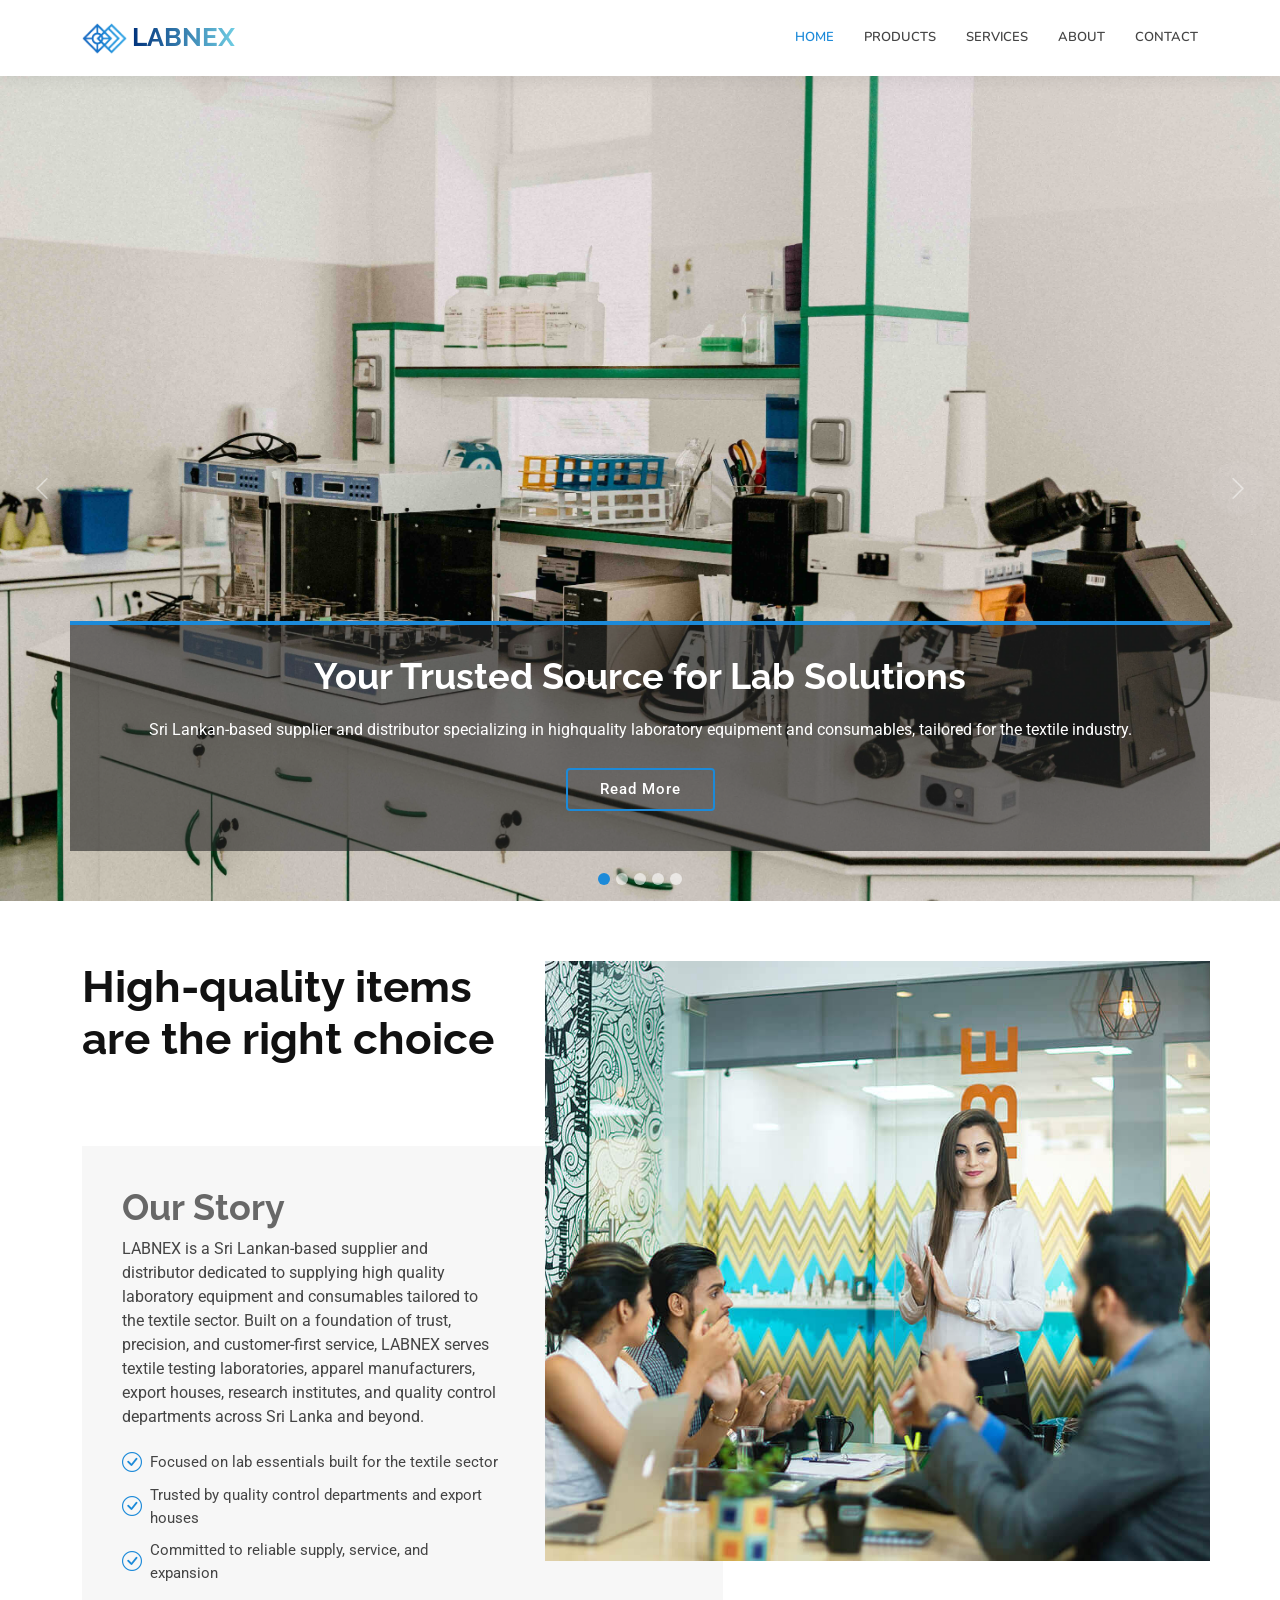
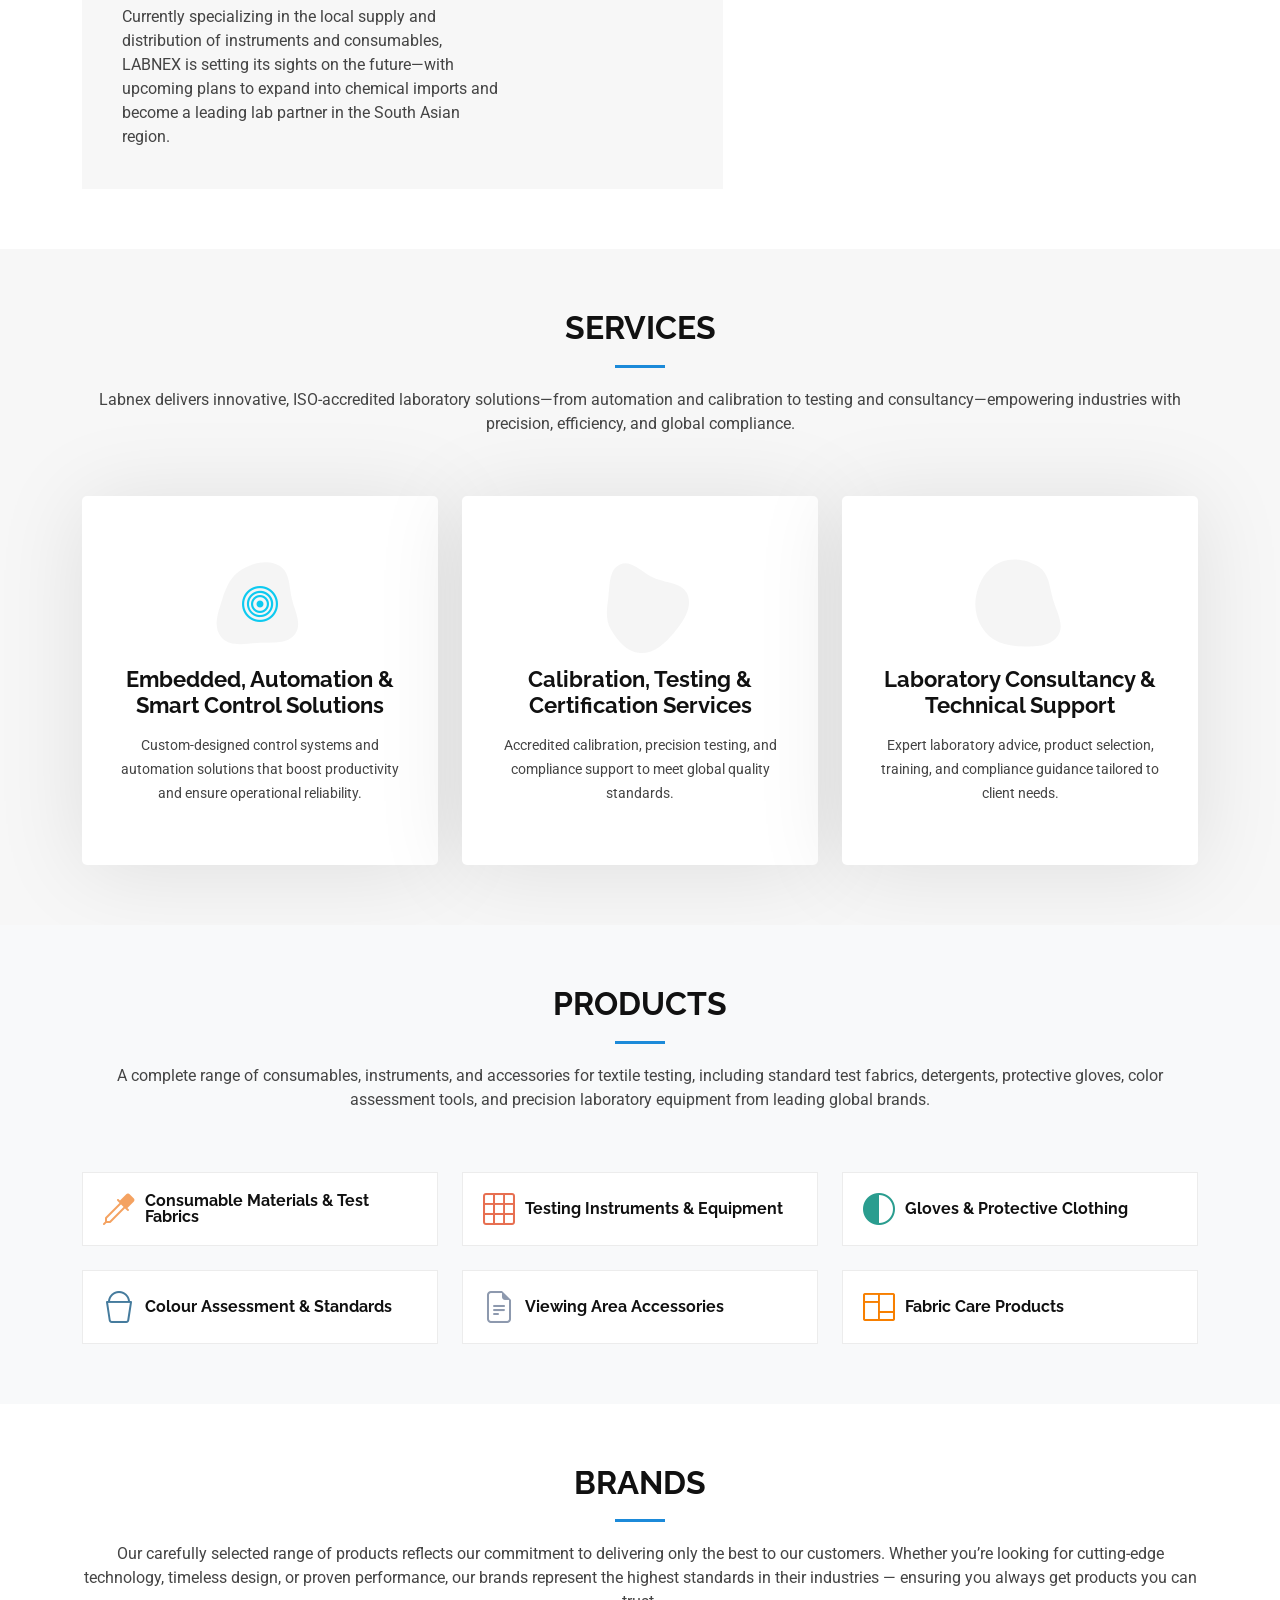
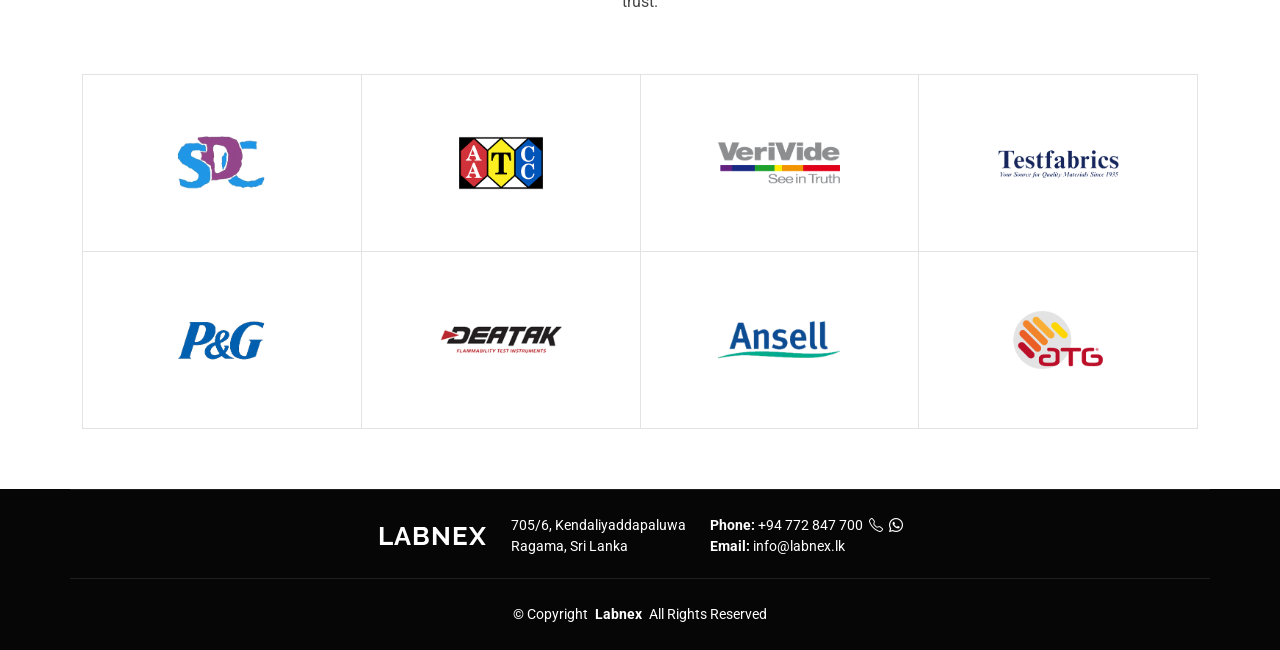
<file: index.html>
<!DOCTYPE html>
<html lang="en">

<head>
  <meta charset="utf-8">
  <meta content="width=device-width, initial-scale=1.0" name="viewport">
  <title>Labnex</title>
  <meta name="description" content="">
  <meta name="keywords" content="">

  <!-- Favicons -->
  <link href="assets/img/favicon.png" rel="icon">
  <link href="assets/img/apple-touch-icon.png" rel="apple-touch-icon">

  <!-- Fonts -->
  <link href="https://fonts.googleapis.com" rel="preconnect">
  <link href="https://fonts.gstatic.com" rel="preconnect" crossorigin>
  <link href="https://fonts.googleapis.com/css2?family=Roboto:ital,wght@0,100;0,300;0,400;0,500;0,700;0,900;1,100;1,300;1,400;1,500;1,700;1,900&family=Raleway:ital,wght@0,100;0,200;0,300;0,400;0,500;0,600;0,700;0,800;0,900;1,100;1,200;1,300;1,400;1,500;1,600;1,700;1,800;1,900&family=Nunito:ital,wght@0,200;0,300;0,400;0,500;0,600;0,700;0,800;0,900;1,200;1,300;1,400;1,500;1,600;1,700;1,800;1,900&display=swap" rel="stylesheet">

  <!-- Vendor CSS Files -->
  <link href="https://cdn.jsdelivr.net/npm/bootstrap@5.3.7/dist/css/bootstrap.min.css" rel="stylesheet" integrity="sha384-LN+7fdVzj6u52u30Kp6M/trliBMCMKTyK833zpbD+pXdCLuTusPj697FH4R/5mcr" crossorigin="anonymous">
  <link rel="stylesheet" href="https://cdn.jsdelivr.net/npm/bootstrap-icons@1.13.1/font/bootstrap-icons.min.css">
  <link href="assets/vendor/aos/aos.css" rel="stylesheet">
  <link href="assets/vendor/glightbox/css/glightbox.min.css" rel="stylesheet">
  <link href="assets/vendor/swiper/swiper-bundle.min.css" rel="stylesheet">

  <!-- Main CSS File -->
  <link href="assets/css/main.css" rel="stylesheet">

</head>

<body class="index-page">

  <header id="header" class="header d-flex align-items-center sticky-top">
    <div class="container position-relative d-flex align-items-center">

      <a href="index.html" class="logo d-flex align-items-center me-auto">
        <!-- Uncomment the line below if you also wish to use an image logo -->
        <img src="assets/img/logo.png" alt="">
        <h1 class="sitename">Labnex</h1><span></span>
      </a>

      <nav id="navmenu" class="navmenu">
        <ul>
          <li><a href="" class="active">Home</a></li>
          <li><a href="products.html">Products</a></li>
          <li><a href="services.html">Services</a></li>
          <li><a href="about.html"><span>About</span> </a></li>
          <li><a href="contact.html">Contact</a></li>
        </ul>
        <i class="mobile-nav-toggle d-xl-none bi bi-list"></i>
      </nav>

    </div>
    
  </header>

  <main class="main">

    <!-- Hero Section -->
    <section id="hero" class="hero section dark-background">

      <div id="hero-carousel" class="carousel slide carousel-fade" data-bs-ride="carousel" data-bs-interval="5000">

        <div class="carousel-item active">
          <img src="assets/img/hero-carousel/hero-carousel-1.jpg" alt="">
          <div class="container">
            <h2>Your Trusted Source for Lab Solutions</h2>
            <p>Sri Lankan-based supplier and distributor specializing in highquality laboratory equipment and consumables, tailored for the textile industry.</p>
            <a href="about.html" class="btn-get-started">Read More</a>
          </div>
        </div><!-- End Carousel Item -->

        <div class="carousel-item">
          <img src="assets/img/hero-carousel/hero-carousel-4.jpg" alt="">
          <div class="container">
            <h2>Our subsidiary - SAM Associates</h2>
            <p>Backed by the 26-year technical expertise of its subsidiary and authorized 3M distributor, SAM Associates, LABNEX delivers high-quality, globally recognized safety and laboratory solutions built on trust and long-term value.</p>
            <a href="about.html" class="btn-get-started">Read More</a>
          </div>
        </div><!-- End Carousel Item -->

        <div class="carousel-item">
          <img src="assets/img/hero-carousel/hero-carousel-5.jpg" alt="">
          <div class="container">
            <h2>Authorized Refond Distributor in Sri Lanka</h2>
            <p>Labnex is the officially authorized distributor of Refond textile testing equipment, delivering genuine instruments and trusted local support.</p>
            <a href="about.html" class="btn-get-started">Read More</a>
          </div>
        </div><!-- End Carousel Item -->

        <div class="carousel-item">
          <img src="assets/img/hero-carousel/hero-carousel-2.jpg" alt="">
          <div class="container">
            <h2>Our Customers</h2>
            <p>Textile testing laboratories - Apparel manufacturing companies - Export houses - Research institutions - Quality control departments in textile industries.</p>
            <a href="about.html" class="btn-get-started">Read More</a>
          </div>
        </div><!-- End Carousel Item -->

        <div class="carousel-item">
          <img src="assets/img/hero-carousel/hero-carousel-3.jpg" alt="">
          <div class="container">
            <h2>Certified Quality, Locally Delivered</h2>
            <p>Locally available, globally certified testing solutions—affordable, reliable, and your one-stop shop for instruments, consumables, and soon, chemicals.</p>
            <a href="about.html" class="btn-get-started">Read More</a>
          </div>
        </div><!-- End Carousel Item -->

        <a class="carousel-control-prev" href="#hero-carousel" role="button" data-bs-slide="prev">
          <span class="carousel-control-prev-icon bi bi-chevron-left" aria-hidden="true"></span>
        </a>

        <a class="carousel-control-next" href="#hero-carousel" role="button" data-bs-slide="next">
          <span class="carousel-control-next-icon bi bi-chevron-right" aria-hidden="true"></span>
        </a>

        <ol class="carousel-indicators"></ol>

      </div>

    </section><!-- /Hero Section -->

    <!-- About Section -->
    <section id="about" class="about section">

      <div class="container">

        <div class="row position-relative">

          <div class="col-lg-7 about-img" data-aos="zoom-out" data-aos-delay="200"><img src="assets/img/about.jpg"></div>

          <div class="col-lg-7" data-aos="fade-up" data-aos-delay="100">
            <h2 class="inner-title">High-quality items are the right choice</h2>
            <div class="our-story">
             <!-- <h4>Est 2016</h4>  -->
              <h3>Our Story</h3>
              <p>LABNEX is a Sri Lankan-based supplier and distributor dedicated to supplying high quality laboratory equipment and consumables tailored to the textile sector. Built on a foundation of trust, precision, and customer-first service, LABNEX serves textile testing laboratories, apparel manufacturers, export houses, research institutes, and quality control departments across Sri Lanka and beyond.</p>
              <ul>
                <li><i class="bi bi-check-circle"></i> <span>Focused on lab essentials built for the textile sector</span></li>
                <li><i class="bi bi-check-circle"></i> <span>Trusted by quality control departments and export houses</span></li>
                <li><i class="bi bi-check-circle"></i> <span>Committed to reliable supply, service, and expansion</span></li>
              </ul>
              <p>Currently specializing in the local supply and distribution of instruments and consumables, LABNEX is setting its sights on the future—with upcoming plans to expand into chemical imports and become a leading lab partner in the South Asian region.</p>
<!--
              <div class="watch-video d-flex align-items-center position-relative">
                <i class="bi bi-play-circle"></i>
                
                <a href="https://www.youtube.com/watch?v=Y7f98aduVJ8" class="glightbox stretched-link">Watch Video</a>
                -->
              </div>
            </div>
          </div>

        </div>

      </div>

    </section><!-- /About Section -->

    <!-- Services Section -->
    <section id="services" class="services section light-background">

      <!-- Section Title -->
        <div class="container section-title" data-aos="fade-up">
          <h2>Services</h2>
          <p>Labnex delivers innovative, ISO-accredited laboratory solutions—from automation and calibration to testing and consultancy—empowering industries with precision, efficiency, and global compliance.</p>
        </div><!-- End Section Title -->

      <div class="container">
        <div class="row gy-4">
          <div class="col-lg-4 col-md-6" data-aos="fade-up" data-aos-delay="100">
            <div class="service-item item-cyan position-relative">
              <div class="icon">
                <svg width="100" height="100" viewBox="0 0 600 600" xmlns="http://www.w3.org/2000/svg">
                  <path stroke="none" stroke-width="0" fill="#f5f5f5" d="M300,521.0016835830174C376.1290562159157,517.8887921683347,466.0731472004068,529.7835943286574,510.70327084640275,468.03025145048787C554.3714126377745,407.6079735673963,508.03601936045806,328.9844924480964,491.2728898941984,256.3432110539036C474.5976632858925,184.082847569629,479.9380746630129,96.60480741107993,416.23090153303,58.64404602377083C348.86323505073057,18.502131276798302,261.93793281208167,40.57373210992963,193.5410806939664,78.93577620505333C130.42746243093433,114.334589627462,98.30271207620316,179.96522072025542,76.75703585869454,249.04625023123273C51.97151888228291,328.5150500222984,13.704378332031375,421.85034740162234,66.52175969318436,486.19268352777647C119.04800174914682,550.1803526380478,217.28368757567262,524.383925680826,300,521.0016835830174"></path>
                </svg>
                <i class="bi bi-bullseye"></i>
              </div>
              <a href="services.html" class="stretched-link">
                <h3>Embedded, Automation & Smart Control Solutions</h3>
              </a>
              <p>Custom-designed control systems and automation solutions that boost productivity and ensure operational reliability.</p>
            </div>
          </div><!-- End Service Item -->

          <div class="col-lg-4 col-md-6" data-aos="fade-up" data-aos-delay="200">
            <div class="service-item item-orange position-relative">
              <div class="icon">
                <svg width="100" height="100" viewBox="0 0 600 600" xmlns="http://www.w3.org/2000/svg">
                  <path stroke="none" stroke-width="0" fill="#f5f5f5" d="M300,582.0697525312426C382.5290701553225,586.8405444964366,449.9789794690241,525.3245884688669,502.5850820975895,461.55621195738473C556.606425686781,396.0723002908107,615.8543463187945,314.28637112970534,586.6730223649479,234.56875336149918C558.9533121215079,158.8439757836574,454.9685369536778,164.00468322053177,381.49747125262974,130.76875717737553C312.15926192815925,99.40240125094834,248.97055460311594,18.661163978235184,179.8680185752513,50.54337015887873C110.5421016452524,82.52863877960104,119.82277516462835,180.83849132639028,109.12597500060166,256.43424936330496C100.08760227029461,320.3096726198365,92.17705696193138,384.0621239912766,124.79988738764834,439.7174275375508C164.83382741302287,508.01625554203684,220.96474134820875,577.5009287672846,300,582.0697525312426"></path>
                </svg>
                <i class="bi bi-perplexity"></i>
              </div>
              <a href="services.html" class="stretched-link">
                <h3>Calibration, Testing & Certification Services</h3>
              </a>
              <p>Accredited calibration, precision testing, and compliance support to meet global quality standards.</p>
            </div>
          </div><!-- End Service Item -->

          <div class="col-lg-4 col-md-6" data-aos="fade-up" data-aos-delay="300">
            <div class="service-item item-teal position-relative">
              <div class="icon">
                <svg width="100" height="100" viewBox="0 0 600 600" xmlns="http://www.w3.org/2000/svg">
                  <path stroke="none" stroke-width="0" fill="#f5f5f5" d="M300,541.5067337569781C382.14930387511276,545.0595476570109,479.8736841581634,548.3450877840088,526.4010558755058,480.5488172755941C571.5218469581645,414.80211281144784,517.5187510058486,332.0715597781072,496.52539010469104,255.14436215662573C477.37192572678356,184.95920475031193,473.57363656557914,105.61284051026155,413.0603344069578,65.22779650032875C343.27470386102294,18.654635553484475,251.2091493199835,5.337323636656869,175.0934190732945,40.62881213300186C97.87086631185822,76.43348514350839,51.98124368387456,156.15599469081315,36.44837278890362,239.84606092416172C21.716077023791087,319.22268207091537,43.775223500013084,401.1760424656574,96.891909868211,461.97329694683043C147.22146801428983,519.5804099606455,223.5754009179313,538.201503339737,300,541.5067337569781"></path>
                </svg>
                <i class="bi bi-beaker"></i>
              </div>
              <a href="services.html" class="stretched-link">
                <h3>Laboratory Consultancy & Technical Support</h3>
              </a>
              <p>Expert laboratory advice, product selection, training, and compliance guidance tailored to client needs.</p>
            </div>
          </div><!-- End Service Item -->

          
        </div>

      </div>

    </section><!-- /Services Section -->

    <!-- Products Section -->
    <section id="features" class="features section bg-light">
        <!-- Section Title -->
        <div class="container section-title" data-aos="fade-up">
          <h2>Products</h2>
          <p>A complete range of consumables, instruments, and accessories for textile testing, including standard test fabrics, detergents, protective gloves, color assessment tools, and precision laboratory equipment from leading global brands.</p>
        </div><!-- End Section Title -->

        <div class="container">
          <div class="row gy-4">

             <!-- 1 -->
            <div class="col-lg-4 col-md-6" data-aos="fade-up" data-aos-delay="100">
              <div class="features-item">
                <i class="bi bi-eyedropper" style="color: #f4a261;"></i>
                <h3><a href="products.html" class="stretched-link">
                  Consumable Materials &amp; Test Fabrics
                </a></h3>
              </div>
            </div>
            <!-- 2 -->
            <div class="col-lg-4 col-md-6" data-aos="fade-up" data-aos-delay="100">
              <div class="features-item">
                <i class="bi bi-grid-3x3" style="color: #e76f51;"></i>
                <h3><a href="products.html" class="stretched-link">
                  Testing Instruments &amp; Equipment
                </a></h3>
              </div>
            </div>
            <!-- 3 -->
            <div class="col-lg-4 col-md-6" data-aos="fade-up" data-aos-delay="100">
              <div class="features-item">
                <i class="bi bi-circle-half" style="color: #2a9d8f;"></i>
                <h3><a href="products.html" class="stretched-link">
                  Gloves &amp; Protective Clothing
                </a></h3>
              </div>
            </div>
            <!-- 4 -->
            <div class="col-lg-4 col-md-6" data-aos="fade-up" data-aos-delay="100">
              <div class="features-item">
                <i class="bi bi-bucket" style="color: #457b9d;"></i>
                <h3><a href="products.html" class="stretched-link">
                  Colour Assessment &amp; Standards
                </a></h3>
              </div>
            </div>
            <!-- 5 -->
            <div class="col-lg-4 col-md-6" data-aos="fade-up" data-aos-delay="100">
              <div class="features-item">
                <i class="bi bi-file-earmark-text" style="color: #8d99ae;"></i>
                <h3><a href="products.html" class="stretched-link">
                  Viewing Area Accessories
                </a></h3>
              </div>
            </div>
            <!-- 6 -->
            <div class="col-lg-4 col-md-6" data-aos="fade-up" data-aos-delay="100">
              <div class="features-item">
                <i class="bi bi-columns" style="color: #f77f00;"></i>
                <h3><a href="products.html" class="stretched-link">
                  Fabric Care Products
                </a></h3>
              </div>
            </div>

            

          </div>
        </div>
      </section> <!-- /Products Section -->



    <!-- Clients Section -->
    <section id="clients" class="clients section">

      <!-- Section Title -->
      <div class="container section-title" data-aos="fade-up">
        <h2>Brands</h2>
        <p>Our carefully selected range of products reflects our commitment to delivering only the best to our customers. Whether you’re looking for cutting-edge technology, timeless design, or proven performance, our brands represent the highest standards in their industries — ensuring you always get products you can trust.</p>
      </div><!-- End Section Title -->

      <div class="container" data-aos="fade-up" data-aos-delay="100">

        <!-- Desktop/Tablet Grid -->
        <div class="row g-0 clients-wrap d-none d-md-flex">
          <div class="col-xl-3 col-md-4 client-logo"><img src="assets/img/clients/client-1.png" class="img-fluid" alt=""></div>
          <div class="col-xl-3 col-md-4 client-logo"><img src="assets/img/clients/client-2.png" class="img-fluid" alt=""></div>
          <div class="col-xl-3 col-md-4 client-logo"><img src="assets/img/clients/client-3.png" class="img-fluid" alt=""></div>
          <div class="col-xl-3 col-md-4 client-logo"><img src="assets/img/clients/client-4.png" class="img-fluid" alt=""></div>
          <div class="col-xl-3 col-md-4 client-logo"><img src="assets/img/clients/client-5.png" class="img-fluid" alt=""></div>
          <div class="col-xl-3 col-md-4 client-logo"><img src="assets/img/clients/client-6.png" class="img-fluid" alt=""></div>
          <div class="col-xl-3 col-md-4 client-logo"><img src="assets/img/clients/client-7.png" class="img-fluid" alt=""></div>
          <div class="col-xl-3 col-md-4 client-logo"><img src="assets/img/clients/client-8.png" class="img-fluid" alt=""></div>
        </div>

        <!-- Mobile Carousel -->
        <div id="clientsCarousel" class="carousel slide d-md-none" data-bs-ride="carousel">
          <div class="carousel-inner text-center">
            <div class="carousel-item active">
              <img src="assets/img/clients/client-1.png" class="img-fluid" alt="">
            </div>
            <div class="carousel-item">
              <img src="assets/img/clients/client-2.png" class="img-fluid" alt="">
            </div>
            <div class="carousel-item">
              <img src="assets/img/clients/client-3.png" class="img-fluid" alt="">
            </div>
            <div class="carousel-item">
              <img src="assets/img/clients/client-4.png" class="img-fluid" alt="">
            </div>
            <div class="carousel-item">
              <img src="assets/img/clients/client-5.png" class="img-fluid" alt="">
            </div>
            <div class="carousel-item">
              <img src="assets/img/clients/client-6.png" class="img-fluid" alt="">
            </div>
            <div class="carousel-item">
              <img src="assets/img/clients/client-7.png" class="img-fluid" alt="">
            </div>
            <div class="carousel-item">
              <img src="assets/img/clients/client-8.png" class="img-fluid" alt="">
            </div>
          </div>
          <button class="carousel-control-prev" type="button" data-bs-target="#clientsCarousel" data-bs-slide="prev">
            <span class="carousel-control-prev-icon"></span>
          </button>
          <button class="carousel-control-next" type="button" data-bs-target="#clientsCarousel" data-bs-slide="next">
            <span class="carousel-control-next-icon"></span>
          </button>
        </div>

      </div>

    </section>     <!-- / Clients Section -->


  </main>
<footer id="footer" class="footer dark-background">

  <div class="container footer-top copyright pb-1">
    <div class="row justify-content-md-center text-center text-md-start">

      <div class="col-12 col-md-auto footer-about mb-3 mb-md-0">
        <a href="index.html" class="logo d-flex align-items-center justify-content-center justify-content-md-start pt-2">
          <span class="sitename">LABNEX</span>
        </a>
      </div>

      <div class="col-12 col-md-auto mb-3 mb-md-0">
        <p>705/6, Kendaliyaddapaluwa</p>
        <p>Ragama, Sri Lanka</p>
      </div>

      <div class="col-12 col-md-auto">
        <p>
          <strong>Phone:</strong> <span>+94 772 847 700</span>
          &nbsp;<i class="bi bi-telephone"></i> &nbsp;<i class="bi bi-whatsapp"></i>
        </p>
        <p><strong>Email:</strong> <span>info@labnex.lk</span></p>
      </div>

    </div>
  </div>

  <div class="container copyright text-center">
    <p>© <span>Copyright</span> <strong class="px-1 sitename">Labnex</strong> <span>All Rights Reserved</span></p>
  </div>

</footer>


  <!-- Scroll Top -->
  <a href="#" id="scroll-top" class="scroll-top d-flex align-items-center justify-content-center"><i class="bi bi-arrow-up-short"></i></a>

  <!-- Preloader -->
  <div id="preloader"></div>

  <!-- Vendor JS Files -->
  <script src="https://cdn.jsdelivr.net/npm/bootstrap@5.3.7/dist/js/bootstrap.bundle.min.js" integrity="sha384-ndDqU0Gzau9qJ1lfW4pNLlhNTkCfHzAVBReH9diLvGRem5+R9g2FzA8ZGN954O5Q" crossorigin="anonymous"></script>
  <script src="assets/vendor/aos/aos.js"></script>
  <script src="assets/vendor/glightbox/js/glightbox.min.js"></script>
  <script src="assets/vendor/imagesloaded/imagesloaded.pkgd.min.js"></script>
  <script src="assets/vendor/isotope-layout/isotope.pkgd.min.js"></script>
  <script src="assets/vendor/waypoints/noframework.waypoints.js"></script>
  <script src="assets/vendor/swiper/swiper-bundle.min.js"></script>

  <!-- Main JS File -->
  <script src="assets/js/main.js"></script>

</body>

</html>
</file>
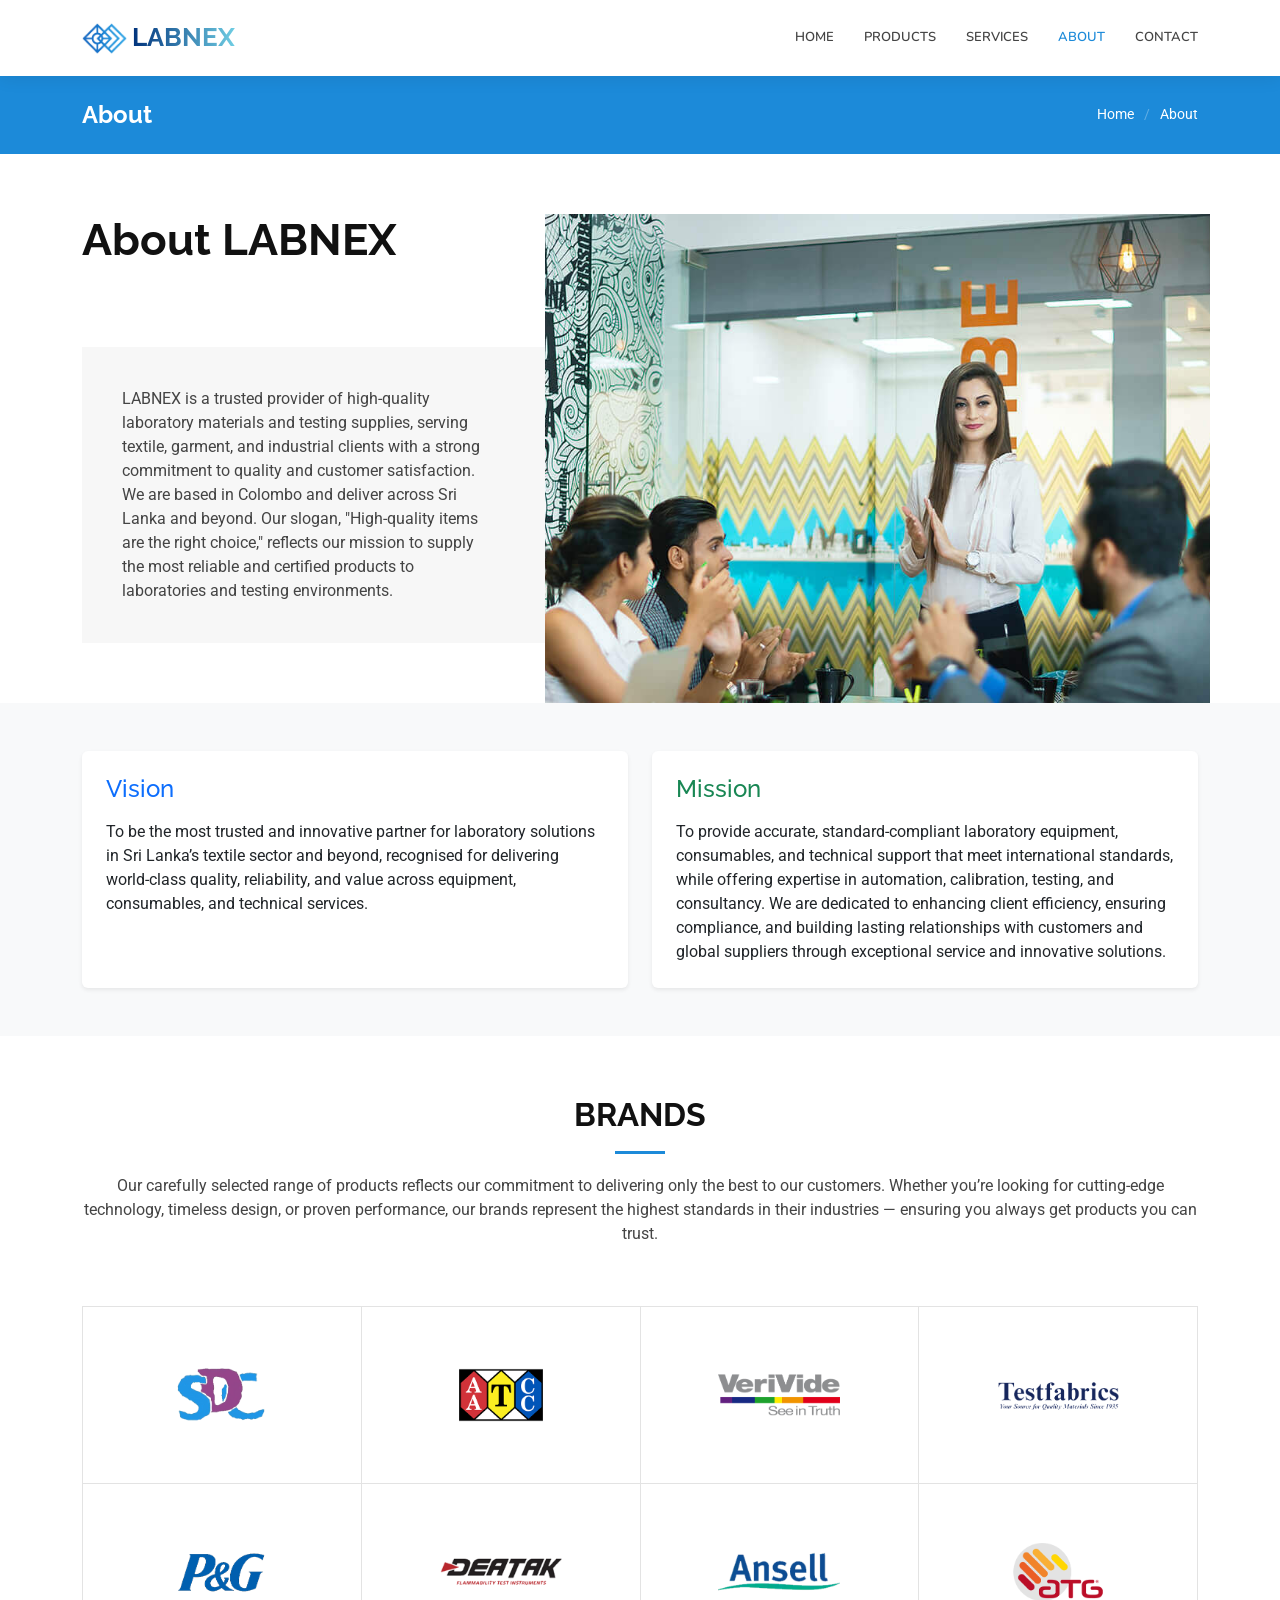
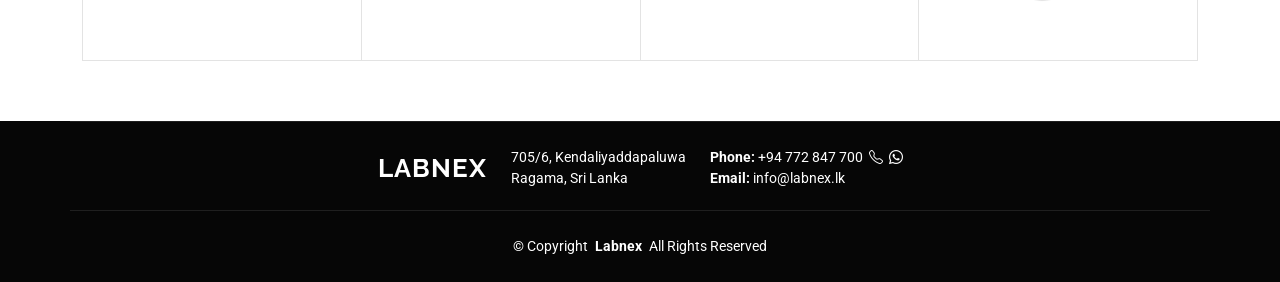
<file: about.html>
<!DOCTYPE html>
<html lang="en">

<head>
  <meta charset="utf-8">
  <meta content="width=device-width, initial-scale=1.0" name="viewport">
  <title>About</title>
  <meta name="description" content="">
  <meta name="keywords" content="">

  <!-- Favicons -->
  <link href="assets/img/favicon.png" rel="icon">
  <link href="assets/img/apple-touch-icon.png" rel="apple-touch-icon">

  <!-- Fonts -->
  <link href="https://fonts.googleapis.com" rel="preconnect">
  <link href="https://fonts.gstatic.com" rel="preconnect" crossorigin>
  <link href="https://fonts.googleapis.com/css2?family=Roboto:ital,wght@0,100;0,300;0,400;0,500;0,700;0,900;1,100;1,300;1,400;1,500;1,700;1,900&family=Raleway:ital,wght@0,100;0,200;0,300;0,400;0,500;0,600;0,700;0,800;0,900;1,100;1,200;1,300;1,400;1,500;1,600;1,700;1,800;1,900&family=Nunito:ital,wght@0,200;0,300;0,400;0,500;0,600;0,700;0,800;0,900;1,200;1,300;1,400;1,500;1,600;1,700;1,800;1,900&display=swap" rel="stylesheet">

  <!-- Vendor CSS Files -->
  <link href="https://cdn.jsdelivr.net/npm/bootstrap@5.3.7/dist/css/bootstrap.min.css" rel="stylesheet" integrity="sha384-LN+7fdVzj6u52u30Kp6M/trliBMCMKTyK833zpbD+pXdCLuTusPj697FH4R/5mcr" crossorigin="anonymous">
  <link rel="stylesheet" href="https://cdn.jsdelivr.net/npm/bootstrap-icons@1.13.1/font/bootstrap-icons.min.css">
  <link href="assets/vendor/aos/aos.css" rel="stylesheet">
  <link href="assets/vendor/glightbox/css/glightbox.min.css" rel="stylesheet">
  <link href="assets/vendor/swiper/swiper-bundle.min.css" rel="stylesheet">

  <!-- Main CSS File -->
  <link href="assets/css/main.css" rel="stylesheet">

</head>

<body class="about-page">

    <header id="header" class="header d-flex align-items-center sticky-top">
    <div class="container position-relative d-flex align-items-center">

      <a href="index.html" class="logo d-flex align-items-center me-auto">
        <!-- Uncomment the line below if you also wish to use an image logo -->
        <img src="assets/img/logo.png" alt="">
        <h1 class="sitename">Labnex</h1><span></span>
      </a>

      <nav id="navmenu" class="navmenu">
        <ul>
          <li><a href="index.html">Home</a></li>
          <li><a href="products.html">Products</a></li>
          <li><a href="services.html">Services</a></li>
          <li><a href="" class="active"><span>About</span> </a></li>
          <li><a href="contact.html">Contact</a></li>
        </ul>
        <i class="mobile-nav-toggle d-xl-none bi bi-list"></i>
      </nav>

    </div>
    
  </header>

  <main class="main">

    <!-- Page Title -->
    <div class="page-title accent-background">
      <div class="container d-lg-flex justify-content-between align-items-center">
        <h1 class="mb-2 mb-lg-0">About</h1>
        <nav class="breadcrumbs">
          <ol>
            <li><a href="index.html">Home</a></li>
            <li class="current">About</li>
          </ol>
        </nav>
      </div>
    </div><!-- End Page Title -->

    <!-- About Section -->
    <section id="about" class="about section">

      <div class="container">

        <div class="row position-relative">

          <div class="col-lg-7 about-img" data-aos="zoom-out" data-aos-delay="200"><img src="assets/img/about.jpg"></div>

          <div class="col-lg-7" data-aos="fade-up" data-aos-delay="100">
            <h2 class="inner-title">About LABNEX</h2>
            <div class="our-story">
              <p>LABNEX is a trusted provider of high-quality laboratory materials and testing supplies, serving textile, garment, and industrial clients with a strong commitment to quality and customer satisfaction. We are based in Colombo and deliver across Sri Lanka and beyond. Our slogan, "High-quality items are the right choice," reflects our mission to supply the most reliable and certified products to laboratories and testing environments.</p>
             
            </div>
          </div>

        </div>

      </div>

    </section><!-- /About Section -->

    <!-- Vision and Mission Section -->
    <section class="py-5 bg-light">
      <div class="container">
        <div class="row align-items-stretch"><!-- Changed from align-items-center -->

          <!-- Vision -->
          <div class="col-lg-6 mb-4 mb-lg-0"  data-aos="fade-up" data-aos-delay="300">
            <div class="card border-0 shadow-sm h-100">
              <div class="card-body p-4 d-flex flex-column">
                <h3 class="h4 mb-3 text-primary">Vision</h3>
                <p class="mb-0">
                  To be the most trusted and innovative partner for laboratory solutions in Sri Lanka’s textile sector and beyond,
                  recognised for delivering world-class quality, reliability, and value across equipment, consumables, and technical services.
                </p>
              </div>
            </div>
          </div>

          <!-- Mission -->
          <div class="col-lg-6">
            <div class="card border-0 shadow-sm h-100"  data-aos="fade-up" data-aos-delay="300">
              <div class="card-body p-4 d-flex flex-column">
                <h3 class="h4 mb-3 text-success">Mission</h3>
                <p class="mb-0">
                  To provide accurate, standard-compliant laboratory equipment, consumables, and technical support that meet international standards,
                  while offering expertise in automation, calibration, testing, and consultancy. We are dedicated to enhancing client efficiency,
                  ensuring compliance, and building lasting relationships with customers and global suppliers through exceptional service
                  and innovative solutions.
                </p>
              </div>
            </div>
          </div>

        </div>
      </div>
    </section>
    <!-- /Vision and Mission Section -->

   

     <!-- Clients Section -->
    <section id="clients" class="clients section">

      <!-- Section Title -->
      <div class="container section-title" data-aos="fade-up">
        <h2>Brands</h2>
        <p>Our carefully selected range of products reflects our commitment to delivering only the best to our customers. Whether you’re looking for cutting-edge technology, timeless design, or proven performance, our brands represent the highest standards in their industries — ensuring you always get products you can trust.</p>
      </div><!-- End Section Title -->

      <div class="container" data-aos="fade-up" data-aos-delay="100">

        <!-- Desktop/Tablet Grid -->
        <div class="row g-0 clients-wrap d-none d-md-flex">
          <div class="col-xl-3 col-md-4 client-logo"><img src="assets/img/clients/client-1.png" class="img-fluid" alt=""></div>
          <div class="col-xl-3 col-md-4 client-logo"><img src="assets/img/clients/client-2.png" class="img-fluid" alt=""></div>
          <div class="col-xl-3 col-md-4 client-logo"><img src="assets/img/clients/client-3.png" class="img-fluid" alt=""></div>
          <div class="col-xl-3 col-md-4 client-logo"><img src="assets/img/clients/client-4.png" class="img-fluid" alt=""></div>
          <div class="col-xl-3 col-md-4 client-logo"><img src="assets/img/clients/client-5.png" class="img-fluid" alt=""></div>
          <div class="col-xl-3 col-md-4 client-logo"><img src="assets/img/clients/client-6.png" class="img-fluid" alt=""></div>
          <div class="col-xl-3 col-md-4 client-logo"><img src="assets/img/clients/client-7.png" class="img-fluid" alt=""></div>
          <div class="col-xl-3 col-md-4 client-logo"><img src="assets/img/clients/client-8.png" class="img-fluid" alt=""></div>
        </div>

        <!-- Mobile Carousel -->
        <div id="clientsCarousel" class="carousel slide d-md-none" data-bs-ride="carousel">
          <div class="carousel-inner text-center">
            <div class="carousel-item active">
              <img src="assets/img/clients/client-1.png" class="img-fluid" alt="">
            </div>
            <div class="carousel-item">
              <img src="assets/img/clients/client-2.png" class="img-fluid" alt="">
            </div>
            <div class="carousel-item">
              <img src="assets/img/clients/client-3.png" class="img-fluid" alt="">
            </div>
            <div class="carousel-item">
              <img src="assets/img/clients/client-4.png" class="img-fluid" alt="">
            </div>
            <div class="carousel-item">
              <img src="assets/img/clients/client-5.png" class="img-fluid" alt="">
            </div>
            <div class="carousel-item">
              <img src="assets/img/clients/client-6.png" class="img-fluid" alt="">
            </div>
            <div class="carousel-item">
              <img src="assets/img/clients/client-7.png" class="img-fluid" alt="">
            </div>
            <div class="carousel-item">
              <img src="assets/img/clients/client-8.png" class="img-fluid" alt="">
            </div>
          </div>
          <button class="carousel-control-prev" type="button" data-bs-target="#clientsCarousel" data-bs-slide="prev">
            <span class="carousel-control-prev-icon"></span>
          </button>
          <button class="carousel-control-next" type="button" data-bs-target="#clientsCarousel" data-bs-slide="next">
            <span class="carousel-control-next-icon"></span>
          </button>
        </div>

      </div>

    </section>     <!-- / Clients Section -->

  </main>

  <footer id="footer" class="footer dark-background">

  <div class="container footer-top copyright pb-1">
    <div class="row justify-content-md-center text-center text-md-start">

      <div class="col-12 col-md-auto footer-about mb-3 mb-md-0">
        <a href="index.html" class="logo d-flex align-items-center justify-content-center justify-content-md-start pt-2">
          <span class="sitename">LABNEX</span>
        </a>
      </div>

      <div class="col-12 col-md-auto mb-3 mb-md-0">
        <p>705/6, Kendaliyaddapaluwa</p>
        <p>Ragama, Sri Lanka</p>
      </div>

      <div class="col-12 col-md-auto">
        <p>
          <strong>Phone:</strong> <span>+94 772 847 700</span>
          &nbsp;<i class="bi bi-telephone"></i> &nbsp;<i class="bi bi-whatsapp"></i>
        </p>
        <p><strong>Email:</strong> <span>info@labnex.lk</span></p>
      </div>

    </div>
  </div>

  <div class="container copyright text-center">
    <p>© <span>Copyright</span> <strong class="px-1 sitename">Labnex</strong> <span>All Rights Reserved</span></p>
  </div>

</footer>

  <!-- Scroll Top -->
  <a href="#" id="scroll-top" class="scroll-top d-flex align-items-center justify-content-center"><i class="bi bi-arrow-up-short"></i></a>

  <!-- Preloader -->
  <div id="preloader"></div>

  <!-- Vendor JS Files -->
  <script src="https://cdn.jsdelivr.net/npm/bootstrap@5.3.7/dist/js/bootstrap.bundle.min.js" integrity="sha384-ndDqU0Gzau9qJ1lfW4pNLlhNTkCfHzAVBReH9diLvGRem5+R9g2FzA8ZGN954O5Q" crossorigin="anonymous"></script>
  <script src="assets/vendor/aos/aos.js"></script>
  <script src="assets/vendor/glightbox/js/glightbox.min.js"></script>
  <script src="assets/vendor/imagesloaded/imagesloaded.pkgd.min.js"></script>
  <script src="assets/vendor/isotope-layout/isotope.pkgd.min.js"></script>
  <script src="assets/vendor/waypoints/noframework.waypoints.js"></script>
  <script src="assets/vendor/swiper/swiper-bundle.min.js"></script>

  <!-- Main JS File -->
  <script src="assets/js/main.js"></script>

</body>

</html>
</file>
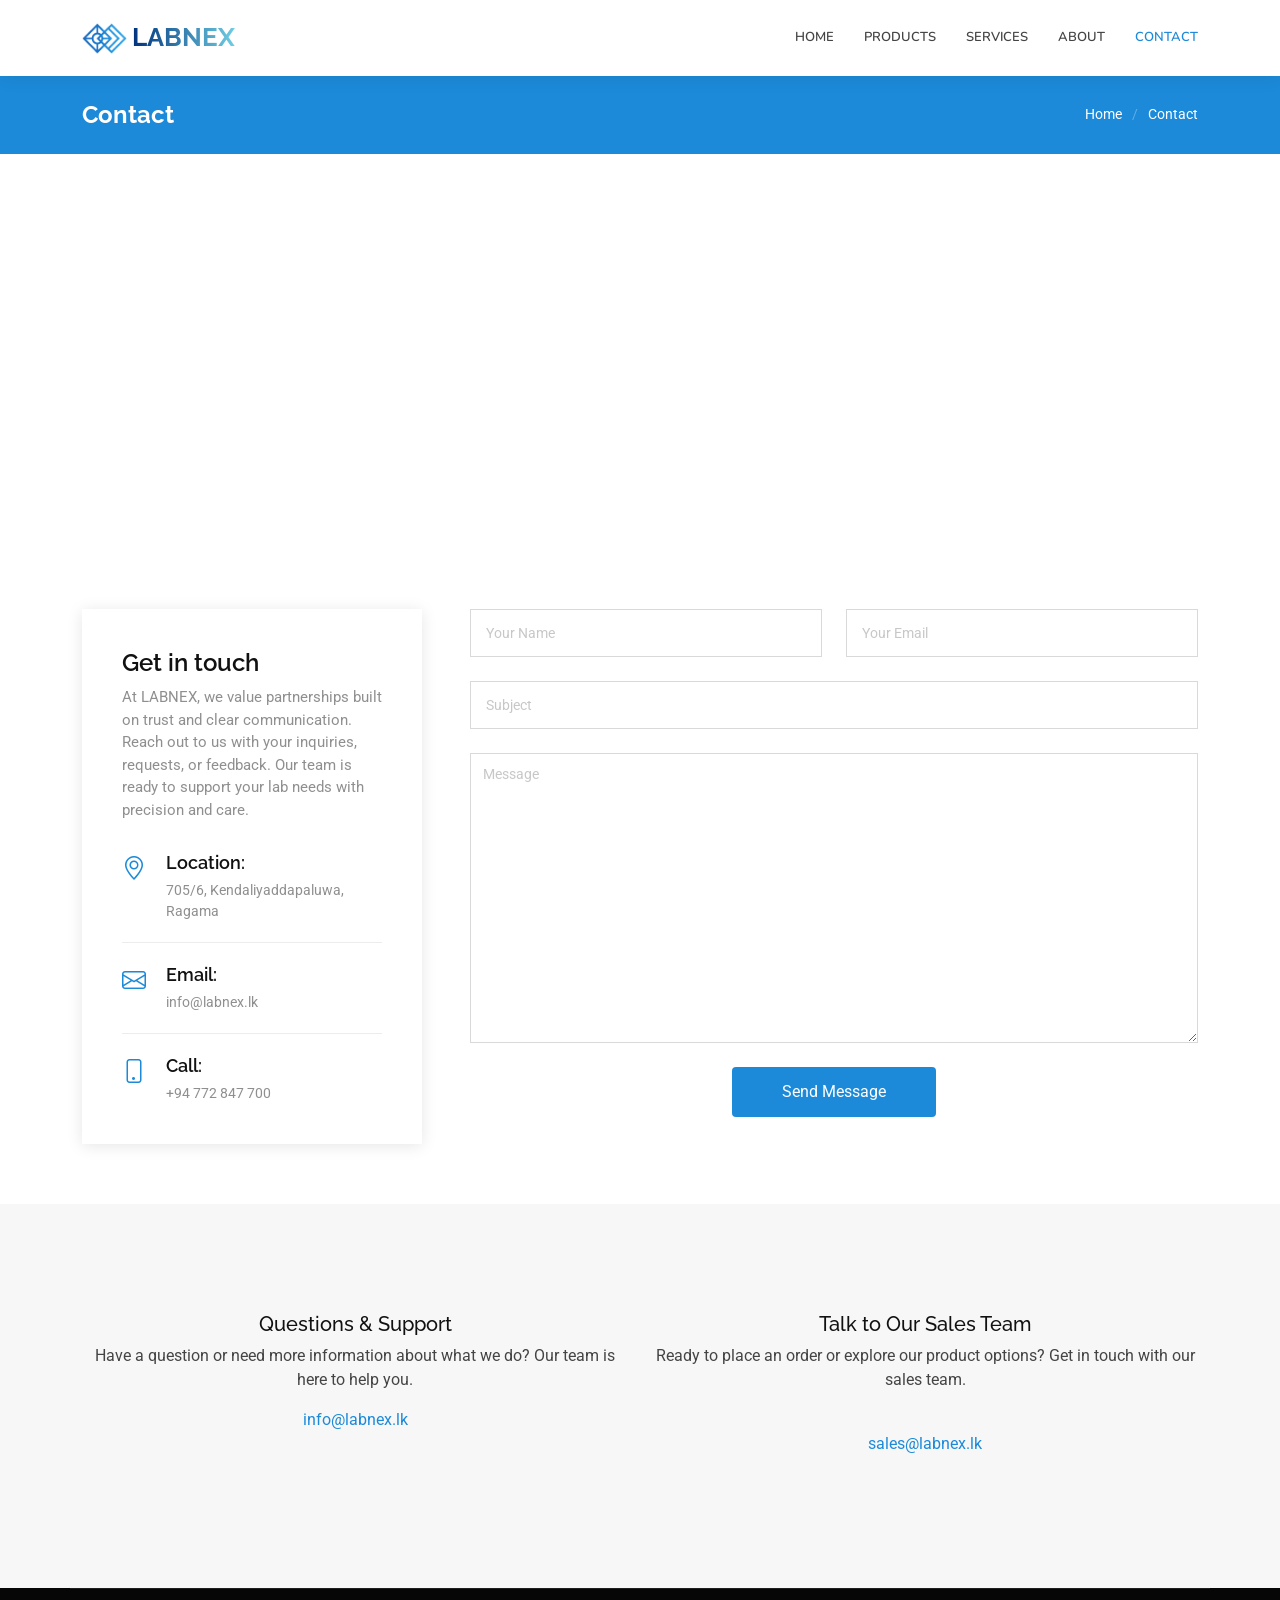
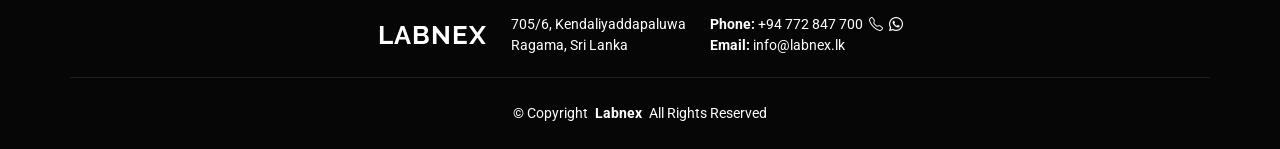
<file: contact.html>
<!DOCTYPE html>
<html lang="en">

<head>
  <meta charset="utf-8">
  <meta content="width=device-width, initial-scale=1.0" name="viewport">
  <title>Contact</title>
  <meta name="description" content="">
  <meta name="keywords" content="">

  <!-- Favicons -->
  <link href="assets/img/favicon.png" rel="icon">
  <link href="assets/img/apple-touch-icon.png" rel="apple-touch-icon">

  <!-- Fonts -->
  <link href="https://fonts.googleapis.com" rel="preconnect">
  <link href="https://fonts.gstatic.com" rel="preconnect" crossorigin>
  <link href="https://fonts.googleapis.com/css2?family=Roboto:ital,wght@0,100;0,300;0,400;0,500;0,700;0,900;1,100;1,300;1,400;1,500;1,700;1,900&family=Raleway:ital,wght@0,100;0,200;0,300;0,400;0,500;0,600;0,700;0,800;0,900;1,100;1,200;1,300;1,400;1,500;1,600;1,700;1,800;1,900&family=Nunito:ital,wght@0,200;0,300;0,400;0,500;0,600;0,700;0,800;0,900;1,200;1,300;1,400;1,500;1,600;1,700;1,800;1,900&display=swap" rel="stylesheet">

  <!-- Vendor CSS Files -->
  <link href="https://cdn.jsdelivr.net/npm/bootstrap@5.3.7/dist/css/bootstrap.min.css" rel="stylesheet" integrity="sha384-LN+7fdVzj6u52u30Kp6M/trliBMCMKTyK833zpbD+pXdCLuTusPj697FH4R/5mcr" crossorigin="anonymous">
  <link rel="stylesheet" href="https://cdn.jsdelivr.net/npm/bootstrap-icons@1.13.1/font/bootstrap-icons.min.css">
  <link href="assets/vendor/aos/aos.css" rel="stylesheet">
  <link href="assets/vendor/glightbox/css/glightbox.min.css" rel="stylesheet">
  <link href="assets/vendor/swiper/swiper-bundle.min.css" rel="stylesheet">

  <!-- Main CSS File -->
  <link href="assets/css/main.css" rel="stylesheet">

</head>

<body class="contact-page">

   <header id="header" class="header d-flex align-items-center sticky-top">
    <div class="container position-relative d-flex align-items-center">

      <a href="index.html" class="logo d-flex align-items-center me-auto">
        <!-- Uncomment the line below if you also wish to use an image logo -->
        <img src="assets/img/logo.png" alt="">
        <h1 class="sitename">Labnex</h1><span></span>
      </a>

      <nav id="navmenu" class="navmenu">
        <ul>
          <li><a href="index.html">Home</a></li>
          <li><a href="products.html">Products</a></li>
          <li><a href="services.html">Services</a></li>
          <li><a href="about.html"><span>About</span> </a></li>
          <li><a href="" class="active">Contact</a></li>
        </ul>
        <i class="mobile-nav-toggle d-xl-none bi bi-list"></i>
      </nav>

    </div>
    
  </header>

  <main class="main">

    <!-- Page Title -->
    <div class="page-title accent-background">
      <div class="container d-lg-flex justify-content-between align-items-center">
        <h1 class="mb-2 mb-lg-0">Contact</h1>
        <nav class="breadcrumbs">
          <ol>
            <li><a href="index.html">Home</a></li>
            <li class="current">Contact</li>
          </ol>
        </nav>
      </div>
    </div><!-- End Page Title -->

    <!-- Contact Section -->
    <section id="contact" class="contact section">

      <div class="mb-5">
        <iframe style="width: 100%; height: 400px;" src="https://www.google.com/maps/embed?pb=!1m17!1m12!1m3!1d494.977420489634!2d79.94462353501123!3d7.030602840675126!2m3!1f0!2f0!3f0!3m2!1i1024!2i768!4f13.1!3m2!1m1!2zN8KwMDEnNTAuNyJOIDc5wrA1Nic0MC4yIkU!5e0!3m2!1sen!2sca!4v1755035534639!5m2!1sen!2sca" frameborder="0" allowfullscreen=""></iframe>
      
      </div><!-- End Google Maps -->

      <div class="container" data-aos="fade">

        <div class="row gy-5 gx-lg-5">

          <div class="col-lg-4">

            <div class="info">
              <h3>Get in touch</h3>   
              <p>At LABNEX, we value partnerships built on trust and clear communication. Reach out to us with your inquiries, requests, or feedback. Our team is ready to support your lab needs with precision and care.</p>

              <div class="info-item d-flex">
                <i class="bi bi-geo-alt flex-shrink-0"></i>
                <div>
                  <h4>Location:</h4>
                  <p>705/6, Kendaliyaddapaluwa, Ragama</p>
                </div>
              </div><!-- End Info Item -->

              <div class="info-item d-flex">
                <i class="bi bi-envelope flex-shrink-0"></i>
                <div>
                  <h4>Email:</h4>
                  <p>info@labnex.lk</p>
                </div>
              </div><!-- End Info Item -->

              <div class="info-item d-flex">
                <i class="bi bi-phone flex-shrink-0"></i>
                <div>
                  <h4>Call:</h4>
                  <p>+94 772 847 700</p>
                </div>
              </div><!-- End Info Item -->

            </div>

          </div>

          <div class="col-lg-8">
            <form action="forms/contact.php" method="post" role="form" class="php-email-form">
              <div class="row">
                <div class="col-md-6 form-group">
                  <input type="text" name="name" class="form-control" id="name" placeholder="Your Name" required="">
                </div>
                <div class="col-md-6 form-group mt-3 mt-md-0">
                  <input type="email" class="form-control" name="email" id="email" placeholder="Your Email" required="">
                </div>
              </div>
              <div class="form-group mt-3">
                <input type="text" class="form-control" name="subject" id="subject" placeholder="Subject" required="">
              </div>
              <div class="form-group mt-3">
                <textarea class="form-control" name="message" placeholder="Message" required=""></textarea>
              </div>
              <div class="my-3">
                <div class="loading">Loading</div>
                <div class="error-message"></div>
                <div class="sent-message">Your message has been sent. Thank you!</div>
              </div>
              <div class="text-center"><button type="submit">Send Message</button></div>
            </form>
          </div><!-- End Contact Form -->

        </div>

      </div>

    </section><!-- /Contact Section -->


<!-- Contact Details Section -->
    <section id="details" class="light-background">
      <div class="container py-5">
        <div class="row text-center">
            <!-- General Inquiry -->
            <div class="col-md-6 mb-4">
                <h5 class="inquiry-title">Questions & Support</h5>
                <p>Have a question or need more information about what we do? Our team is here to help you.</p>
                <a href="mailto:info@crbtechs.com">info@labnex.lk</a>
            </div>

            <!-- Sales Inquiry -->
            <div class="col-md-6 mb-4">
                <h5 class="inquiry-title">Talk to Our Sales Team</h5>
                <p>Ready to place an order or explore our product options? Get in touch with our sales team.</p>
                <br/>
                <a href="mailto:info@crbtechs.com">sales@labnex.lk</a>
            </div>
        </div>
      </div>
    </section>
  <!-- End Contact Details -->


  </main>

  <footer id="footer" class="footer dark-background">

  <div class="container footer-top copyright pb-1">
    <div class="row justify-content-md-center text-center text-md-start">

      <div class="col-12 col-md-auto footer-about mb-3 mb-md-0">
        <a href="index.html" class="logo d-flex align-items-center justify-content-center justify-content-md-start pt-2">
          <span class="sitename">LABNEX</span>
        </a>
      </div>

      <div class="col-12 col-md-auto mb-3 mb-md-0">
        <p>705/6, Kendaliyaddapaluwa</p>
        <p>Ragama, Sri Lanka</p>
      </div>

      <div class="col-12 col-md-auto">
        <p>
          <strong>Phone:</strong> <span>+94 772 847 700</span>
          &nbsp;<i class="bi bi-telephone"></i> &nbsp;<i class="bi bi-whatsapp"></i>
        </p>
        <p><strong>Email:</strong> <span>info@labnex.lk</span></p>
      </div>

    </div>
  </div>

  <div class="container copyright text-center">
    <p>© <span>Copyright</span> <strong class="px-1 sitename">Labnex</strong> <span>All Rights Reserved</span></p>
  </div>

</footer>

  <!-- Scroll Top -->
  <a href="#" id="scroll-top" class="scroll-top d-flex align-items-center justify-content-center"><i class="bi bi-arrow-up-short"></i></a>

  <!-- Preloader -->
  <div id="preloader"></div>

  <!-- Vendor JS Files -->
  <script src="https://cdn.jsdelivr.net/npm/bootstrap@5.3.7/dist/js/bootstrap.bundle.min.js" integrity="sha384-ndDqU0Gzau9qJ1lfW4pNLlhNTkCfHzAVBReH9diLvGRem5+R9g2FzA8ZGN954O5Q" crossorigin="anonymous"></script>
  <script src="assets/vendor/aos/aos.js"></script>
  <script src="assets/vendor/glightbox/js/glightbox.min.js"></script>
  <script src="assets/vendor/imagesloaded/imagesloaded.pkgd.min.js"></script>
  <script src="assets/vendor/isotope-layout/isotope.pkgd.min.js"></script>
  <script src="assets/vendor/waypoints/noframework.waypoints.js"></script>
  <script src="assets/vendor/swiper/swiper-bundle.min.js"></script>

<script src="assets/js/form-handler.js"></script>
  <!-- Main JS File -->
  <script src="assets/js/main.js"></script>

</body>

</html>
</file>
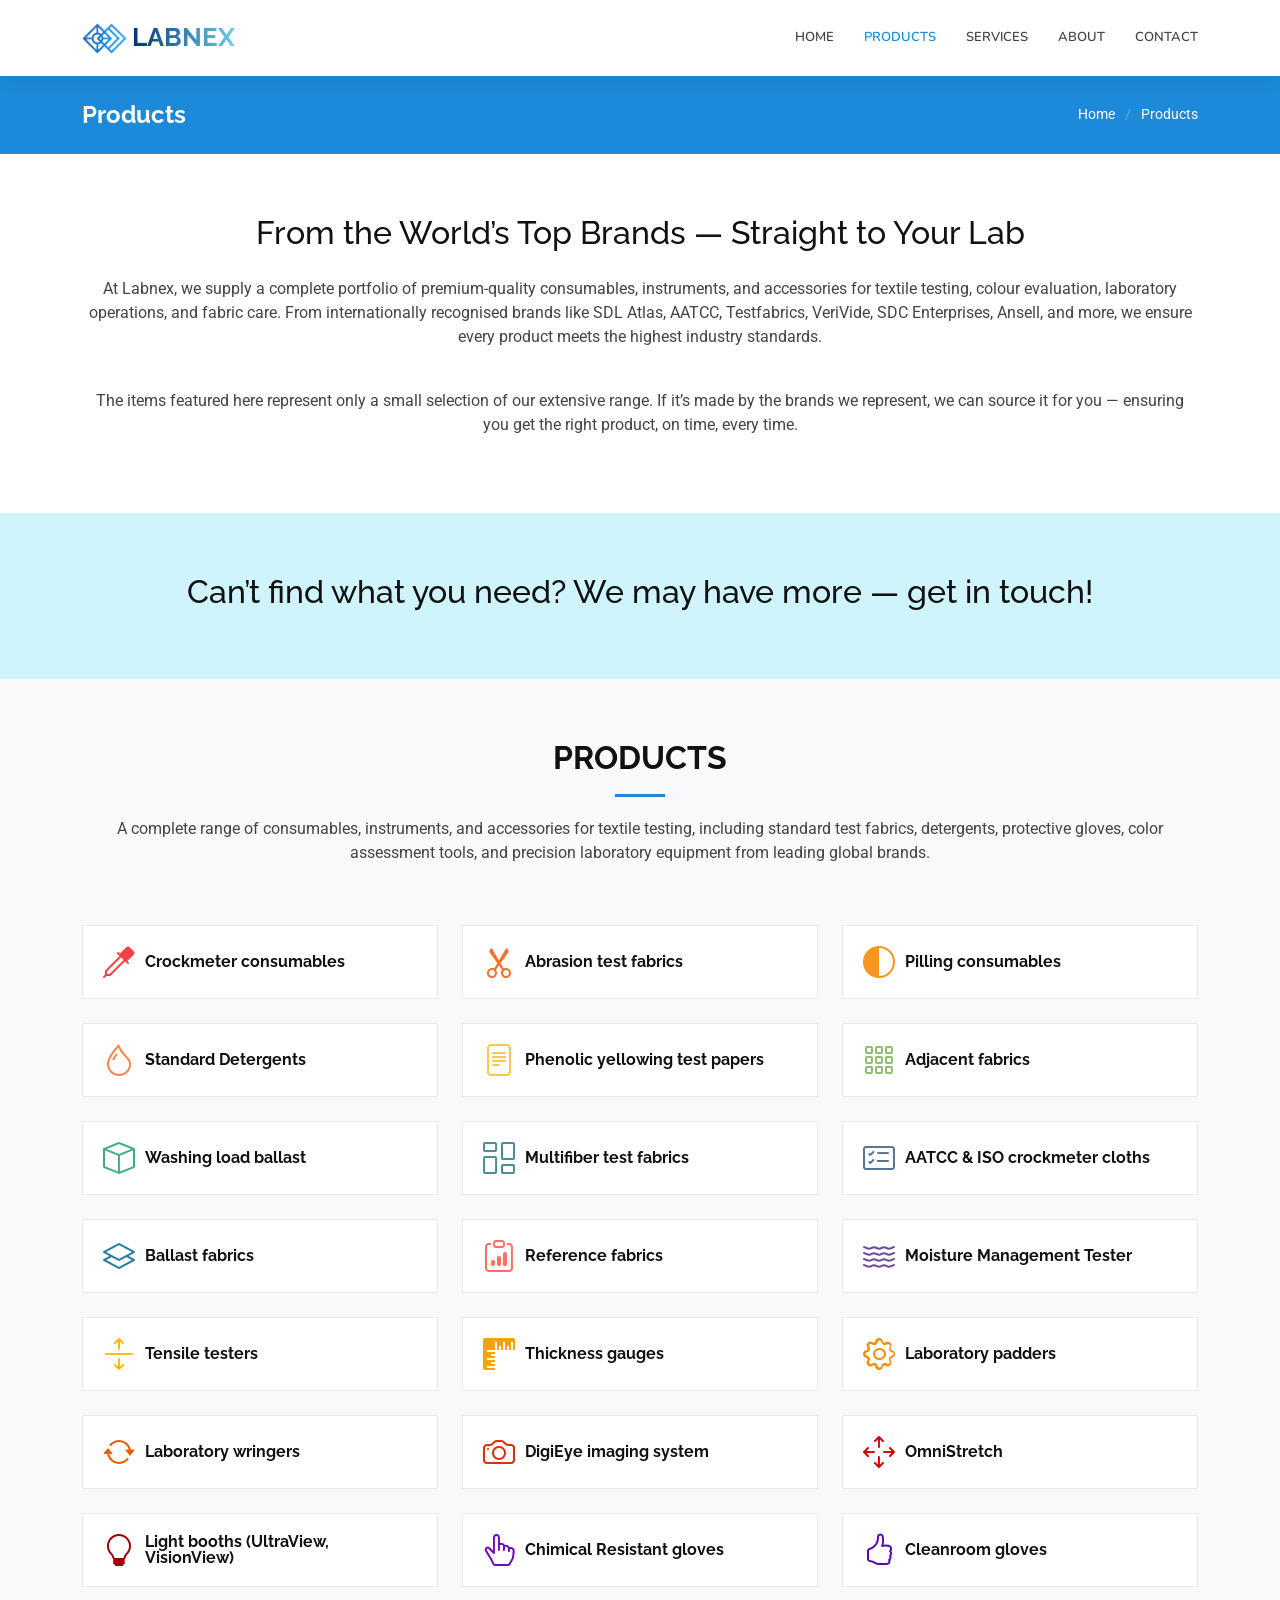
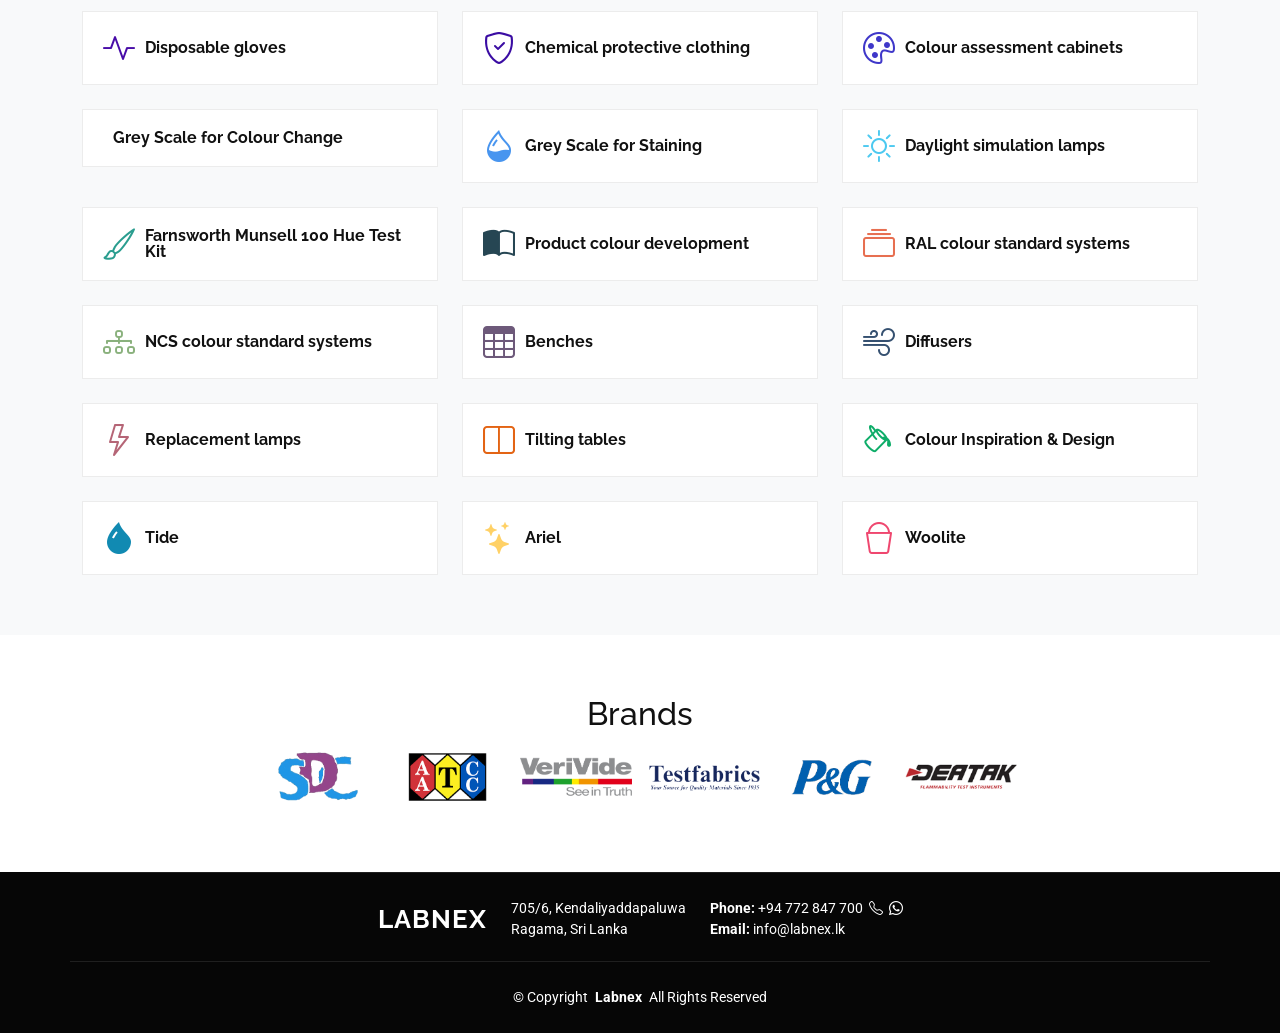
<file: products.html>
<!DOCTYPE html>
<html lang="en">

<head>
  <meta charset="utf-8">
  <meta content="width=device-width, initial-scale=1.0" name="viewport">
  <title>Portfolio</title>
  <meta name="description" content="">
  <meta name="keywords" content="">

  <!-- Favicons -->
  <link href="assets/img/favicon.png" rel="icon">
  <link href="assets/img/apple-touch-icon.png" rel="apple-touch-icon">

  <!-- Fonts -->
  <link href="https://fonts.googleapis.com" rel="preconnect">
  <link href="https://fonts.gstatic.com" rel="preconnect" crossorigin>
  <link href="https://fonts.googleapis.com/css2?family=Roboto:ital,wght@0,100;0,300;0,400;0,500;0,700;0,900;1,100;1,300;1,400;1,500;1,700;1,900&family=Raleway:ital,wght@0,100;0,200;0,300;0,400;0,500;0,600;0,700;0,800;0,900;1,100;1,200;1,300;1,400;1,500;1,600;1,700;1,800;1,900&family=Nunito:ital,wght@0,200;0,300;0,400;0,500;0,600;0,700;0,800;0,900;1,200;1,300;1,400;1,500;1,600;1,700;1,800;1,900&display=swap" rel="stylesheet">

  <!-- Vendor CSS Files -->
  <link href="https://cdn.jsdelivr.net/npm/bootstrap@5.3.7/dist/css/bootstrap.min.css" rel="stylesheet" integrity="sha384-LN+7fdVzj6u52u30Kp6M/trliBMCMKTyK833zpbD+pXdCLuTusPj697FH4R/5mcr" crossorigin="anonymous">
  <link rel="stylesheet" href="https://cdn.jsdelivr.net/npm/bootstrap-icons@1.13.1/font/bootstrap-icons.min.css">
  <link href="assets/vendor/aos/aos.css" rel="stylesheet">
  <link href="assets/vendor/glightbox/css/glightbox.min.css" rel="stylesheet">
  <link href="assets/vendor/swiper/swiper-bundle.min.css" rel="stylesheet">

  <!-- Main CSS File -->
  <link href="assets/css/main.css" rel="stylesheet">

</head>

<body class="portfolio-page">

  <header id="header" class="header d-flex align-items-center sticky-top">
    <div class="container position-relative d-flex align-items-center">

      <a href="index.html" class="logo d-flex align-items-center me-auto">
        <!-- Uncomment the line below if you also wish to use an image logo -->
        <img src="assets/img/logo.png" alt="">
        <h1 class="sitename">Labnex</h1><span></span>
      </a>

      <nav id="navmenu" class="navmenu">
        <ul>
          <li><a href="index.html">Home</a></li>
          <li><a href="" class="active">Products</a></li>
          <li><a href="services.html">Services</a></li>
          <li><a href="about.html"><span>About</span> </a></li>
          <li><a href="contact.html">Contact</a></li>
        </ul>
        <i class="mobile-nav-toggle d-xl-none bi bi-list"></i>
      </nav>

    </div>
    
  </header>

  <main class="main">

    <!-- Page Title -->
    <div class="page-title accent-background">
      <div class="container d-lg-flex justify-content-between align-items-center">
        <h1 class="mb-2 mb-lg-0">Products</h1>
        <nav class="breadcrumbs">
          <ol>
            <li><a href="index.html">Home</a></li>
            <li class="current">Products</li>
          </ol>
        </nav>
      </div>
    </div><!-- End Page Title -->


    <section class="bg-white">
      <div class="container text-center">
        <h2>
          From the World’s Top Brands — Straight to Your Lab
        </h2>
        <div class="mt-4"> 
         <p>
          At Labnex, we supply a complete portfolio of premium-quality consumables, instruments, and accessories for textile testing, colour evaluation, laboratory operations, and fabric care. From internationally recognised brands like SDL Atlas, AATCC, Testfabrics, VeriVide, SDC Enterprises, Ansell, and more, we ensure every product meets the highest industry standards.
          </p>
          <br />
          <p>The items featured here represent only a small selection of our extensive range. If it’s made by the brands we represent, we can source it for you — ensuring you get the right product, on time, every time. </p>
      
        </div> 
      </div>
    </section>

    <section class="bg-info-subtle">
      <a href="contact.html" class="grow-text">
        <div class="container text-center">
          <h2>Can’t find what you need? We may have more — get in touch!</h2>
        </div>
      </a>
    </section>

<!-- Products Section -->
    <section id="features" class="features section bg-light">
        <!-- Section Title -->
        <div class="container section-title" data-aos="fade-up">
          <h2>Products</h2>
          <p>
          A complete range of consumables, instruments, and accessories for textile testing, including standard test fabrics, detergents, protective gloves, color assessment tools, and precision laboratory equipment from leading global brands.
          </p>
        </div><!-- End Section Title -->

        <div class="container">
          <div class="row gy-4">

        <!-- 1 -->
        <div class="col-lg-4 col-md-6" data-aos="fade-up" data-aos-delay="100">
          <div class="features-item">
            <i class="bi bi-eyedropper" style="color: #f94144;"></i>
            <h3><a class="stretched-link">Crockmeter consumables</a></h3>
          </div>
        </div>

        <!-- 2 -->
        <div class="col-lg-4 col-md-6" data-aos="fade-up" data-aos-delay="100">
          <div class="features-item">
            <i class="bi bi-scissors" style="color: #f3722c;"></i>
            <h3><a class="stretched-link">Abrasion test fabrics</a></h3>
          </div>
        </div>

        <!-- 3 -->
        <div class="col-lg-4 col-md-6" data-aos="fade-up" data-aos-delay="100">
          <div class="features-item">
            <i class="bi bi-circle-half" style="color: #f8961e;"></i>
            <h3><a class="stretched-link">Pilling consumables</a></h3>
          </div>
        </div>

        <!-- 4 -->
        <div class="col-lg-4 col-md-6" data-aos="fade-up" data-aos-delay="100">
          <div class="features-item">
            <i class="bi bi-droplet" style="color: #f9844a;"></i>
            <h3><a class="stretched-link">Standard Detergents</a></h3>
          </div>
        </div>

        <!-- 5 -->
        <div class="col-lg-4 col-md-6" data-aos="fade-up" data-aos-delay="100">
          <div class="features-item">
            <i class="bi bi-file-text" style="color: #f9c74f;"></i>
            <h3><a class="stretched-link">Phenolic yellowing test papers</a></h3>
          </div>
        </div>

        <!-- 6 -->
        <div class="col-lg-4 col-md-6" data-aos="fade-up" data-aos-delay="100">
          <div class="features-item">
            <i class="bi bi-grid-3x3-gap" style="color: #90be6d;"></i>
            <h3><a class="stretched-link">Adjacent fabrics</a></h3>
          </div>
        </div>

        <!-- 7 -->
        <div class="col-lg-4 col-md-6" data-aos="fade-up" data-aos-delay="100">
          <div class="features-item">
            <i class="bi bi-box" style="color: #43aa8b;"></i>
            <h3><a class="stretched-link">Washing load ballast</a></h3>
          </div>
        </div>

        <!-- 8 -->
        <div class="col-lg-4 col-md-6" data-aos="fade-up" data-aos-delay="100">
          <div class="features-item">
            <i class="bi bi-columns-gap" style="color: #4d908e;"></i>
            <h3><a class="stretched-link">Multifiber test fabrics</a></h3>
          </div>
        </div>

        <!-- 9 -->
        <div class="col-lg-4 col-md-6" data-aos="fade-up" data-aos-delay="100">
          <div class="features-item">
            <i class="bi bi-card-checklist" style="color: #577590;"></i>
            <h3><a class="stretched-link">AATCC &amp; ISO crockmeter cloths</a></h3>
          </div>
        </div>

        <!-- 10 -->
        <div class="col-lg-4 col-md-6" data-aos="fade-up" data-aos-delay="100">
          <div class="features-item">
            <i class="bi bi-layers" style="color: #277da1;"></i>
            <h3><a class="stretched-link">Ballast fabrics</a></h3>
          </div>
        </div>

        <!-- 11 -->
        <div class="col-lg-4 col-md-6" data-aos="fade-up" data-aos-delay="100">
          <div class="features-item">
            <i class="bi bi-clipboard-data" style="color: #ff6f61;"></i>
            <h3><a class="stretched-link">Reference fabrics</a></h3>
          </div>
        </div>

        <!-- 12 -->
        <div class="col-lg-4 col-md-6" data-aos="fade-up" data-aos-delay="100">
          <div class="features-item">
            <i class="bi bi-water" style="color: #6a4c93;"></i>
            <h3><a class="stretched-link">Moisture Management Tester</a></h3>
          </div>
        </div>

        <!-- 13 -->
        <div class="col-lg-4 col-md-6" data-aos="fade-up" data-aos-delay="100">
          <div class="features-item">
            <i class="bi bi-arrows-expand" style="color: #ffba08;"></i>
            <h3><a class="stretched-link">Tensile testers</a></h3>
          </div>
        </div>

        <!-- 14 -->
        <div class="col-lg-4 col-md-6" data-aos="fade-up" data-aos-delay="100">
          <div class="features-item">
            <i class="bi bi-rulers" style="color: #faa307;"></i>
            <h3><a class="stretched-link">Thickness gauges</a></h3>
          </div>
        </div>

        <!-- 15 -->
        <div class="col-lg-4 col-md-6" data-aos="fade-up" data-aos-delay="100">
          <div class="features-item">
            <i class="bi bi-gear" style="color: #f48c06;"></i>
            <h3><a class="stretched-link">Laboratory padders</a></h3>
          </div>
        </div>

        <!-- 16 -->
        <div class="col-lg-4 col-md-6" data-aos="fade-up" data-aos-delay="100">
          <div class="features-item">
            <i class="bi bi-arrow-repeat" style="color: #e85d04;"></i>
            <h3><a class="stretched-link">Laboratory wringers</a></h3>
          </div>
        </div>

        <!-- 17 -->
        <div class="col-lg-4 col-md-6" data-aos="fade-up" data-aos-delay="100">
          <div class="features-item">
            <i class="bi bi-camera" style="color: #dc2f02;"></i>
            <h3><a class="stretched-link">DigiEye imaging system</a></h3>
          </div>
        </div>

        <!-- 18 -->
        <div class="col-lg-4 col-md-6" data-aos="fade-up" data-aos-delay="100">
          <div class="features-item">
            <i class="bi bi-arrows-move" style="color: #d00000;"></i>
            <h3><a class="stretched-link">OmniStretch</a></h3>
          </div>
        </div>

        <!-- 19 -->
        <div class="col-lg-4 col-md-6" data-aos="fade-up" data-aos-delay="100">
          <div class="features-item">
            <i class="bi bi-lightbulb" style="color: #9d0208;"></i>
            <h3><a class="stretched-link">Light booths (UltraView, VisionView)</a></h3>
          </div>
        </div>

        <!-- 20 -->
        <div class="col-lg-4 col-md-6" data-aos="fade-up" data-aos-delay="100">
          <div class="features-item">
            <i class="bi bi-hand-index-thumb" style="color: #7209b7;"></i>
            <h3><a class="stretched-link">Chimical Resistant gloves</a></h3>
          </div>
        </div>

        <!-- 21 -->
        <div class="col-lg-4 col-md-6" data-aos="fade-up" data-aos-delay="100">
          <div class="features-item">
            <i class="bi bi-hand-thumbs-up" style="color: #560bad;"></i>
            <h3><a class="stretched-link">Cleanroom gloves</a></h3>
          </div>
        </div>

        <!-- 22 -->
        <div class="col-lg-4 col-md-6" data-aos="fade-up" data-aos-delay="100">
          <div class="features-item">
            <i class="bi bi-activity" style="color: #480ca8;"></i>
            <h3><a class="stretched-link">Disposable gloves</a></h3>
          </div>
        </div>

        <!-- 23 -->
        <div class="col-lg-4 col-md-6" data-aos="fade-up" data-aos-delay="100">
          <div class="features-item">
            <i class="bi bi-shield-check" style="color: #3a0ca3;"></i>
            <h3><a class="stretched-link">Chemical protective clothing</a></h3>
          </div>
        </div>

        <!-- 24 -->
        <div class="col-lg-4 col-md-6" data-aos="fade-up" data-aos-delay="100">
          <div class="features-item">
            <i class="bi bi-palette" style="color: #3f37c9;"></i>
            <h3><a class="stretched-link">Colour assessment cabinets</a></h3>
          </div>
        </div>

        <!-- 25 -->
        <div class="col-lg-4 col-md-6" data-aos="fade-up" data-aos-delay="100">
          <div class="features-item">
            <i class="bi bi-contrast" style="color: #4361ee;"></i>
            <h3><a class="stretched-link">Grey Scale for Colour Change</a></h3>
          </div>
        </div>

        <!-- 26 -->
        <div class="col-lg-4 col-md-6" data-aos="fade-up" data-aos-delay="100">
          <div class="features-item">
            <i class="bi bi-droplet-half" style="color: #4895ef;"></i>
            <h3><a class="stretched-link">Grey Scale for Staining</a></h3>
          </div>
        </div>

        <!-- 27 -->
        <div class="col-lg-4 col-md-6" data-aos="fade-up" data-aos-delay="100">
          <div class="features-item">
            <i class="bi bi-brightness-high" style="color: #4cc9f0;"></i>
            <h3><a class="stretched-link">Daylight simulation lamps</a></h3>
          </div>
        </div>

        <!-- 28 -->
        <div class="col-lg-4 col-md-6" data-aos="fade-up" data-aos-delay="100">
          <div class="features-item">
            <i class="bi bi-brush" style="color: #2a9d8f;"></i>
            <h3><a class="stretched-link">Farnsworth Munsell 100 Hue Test Kit</a></h3>
          </div>
        </div>

        <!-- 29 -->
        <div class="col-lg-4 col-md-6" data-aos="fade-up" data-aos-delay="100">
          <div class="features-item">
            <i class="bi bi-book-half" style="color: #264653;"></i>
            <h3><a class="stretched-link">Product colour development</a></h3>
          </div>
        </div>

        <!-- 30 -->
        <div class="col-lg-4 col-md-6" data-aos="fade-up" data-aos-delay="100">
          <div class="features-item">
            <i class="bi bi-collection" style="color: #e76f51;"></i>
            <h3><a class="stretched-link">RAL colour standard systems</a></h3>
          </div>
        </div>

        <!-- 31 -->
        <div class="col-lg-4 col-md-6" data-aos="fade-up" data-aos-delay="100">
          <div class="features-item">
            <i class="bi bi-diagram-3" style="color: #8ab17d;"></i>
            <h3><a class="stretched-link">NCS colour standard systems</a></h3>
          </div>
        </div>

        <!-- 32 -->
        <div class="col-lg-4 col-md-6" data-aos="fade-up" data-aos-delay="100">
          <div class="features-item">
            <i class="bi bi-table" style="color: #6d597a;"></i>
            <h3><a class="stretched-link">Benches</a></h3>
          </div>
        </div>

        <!-- 33 -->
        <div class="col-lg-4 col-md-6" data-aos="fade-up" data-aos-delay="100">
          <div class="features-item">
            <i class="bi bi-wind" style="color: #355070;"></i>
            <h3><a class="stretched-link">Diffusers</a></h3>
          </div>
        </div>

        <!-- 34 -->
        <div class="col-lg-4 col-md-6" data-aos="fade-up" data-aos-delay="100">
          <div class="features-item">
            <i class="bi bi-lightning" style="color: #b56576;"></i>
            <h3><a class="stretched-link">Replacement lamps</a></h3>
          </div>
        </div>

        <!-- 35 -->
        <div class="col-lg-4 col-md-6" data-aos="fade-up" data-aos-delay="100">
          <div class="features-item">
            <i class="bi bi-layout-split" style="color: #e36414;"></i>
            <h3><a class="stretched-link">Tilting tables</a></h3>
          </div>
        </div>

        <!-- 36 -->
        <div class="col-lg-4 col-md-6" data-aos="fade-up" data-aos-delay="100">
          <div class="features-item">
            <i class="bi bi-paint-bucket" style="color: #0ead69;"></i>
            <h3><a class="stretched-link">Colour Inspiration & Design</a></h3>
          </div>
        </div>

        <!-- 37 -->
        <div class="col-lg-4 col-md-6" data-aos="fade-up" data-aos-delay="100">
          <div class="features-item">
            <i class="bi bi-droplet-fill" style="color: #118ab2;"></i>
            <h3><a class="stretched-link">Tide</a></h3>
          </div>
        </div>

        <!-- 38 -->
        <div class="col-lg-4 col-md-6" data-aos="fade-up" data-aos-delay="100">
          <div class="features-item">
            <i class="bi bi-stars" style="color: #ffd166;"></i>
            <h3><a class="stretched-link">Ariel</a></h3>
          </div>
        </div>

        <!-- 39 -->
        <div class="col-lg-4 col-md-6" data-aos="fade-up" data-aos-delay="100">
          <div class="features-item">
            <i class="bi bi-bucket" style="color: #ef476f;"></i>
            <h3><a class="stretched-link">Woolite</a></h3>
          </div>
        </div>



          </div>
        </div>
      </section> <!-- /Products Section -->



    <section id="clients" class="clients section">
      <div class="container text-center" data-aos="fade-up">
        <h2>Brands</h2>
      </div>

      <div class="container" data-aos="fade-up" data-aos-delay="100">
        <div class="logo-carousel position-relative" data-step="80">
          <div id="brandsCarousel" class="carousel slide" data-bs-ride="carousel" data-bs-interval="2500" data-bs-pause="hover">
            <div class="carousel-inner">
              <div class="carousel-item active">
                <div class="d-flex justify-content-center gap-3 flex-nowrap px-3">
                  <img src="assets/img/clients/client-1.png" class="img-fluid" style="height:70px;" alt="">
                  <img src="assets/img/clients/client-2.png" class="img-fluid" style="height:70px;" alt="">
                  <img src="assets/img/clients/client-3.png" class="img-fluid" style="height:70px;" alt="">
                  <img src="assets/img/clients/client-4.png" class="img-fluid" style="height:70px;" alt="">
                  <img src="assets/img/clients/client-5.png" class="img-fluid" style="height:70px;" alt="">
                  <img src="assets/img/clients/client-6.png" class="img-fluid" style="height:70px;" alt="">
                </div>
              </div>
              <div class="carousel-item">
                <div class="d-flex justify-content-center gap-3 flex-nowrap px-3">
                  <img src="assets/img/clients/client-7.png" class="img-fluid" style="height:70px;" alt="">
                  <img src="assets/img/clients/client-8.png" class="img-fluid" style="height:70px;" alt="">
                  <!-- repeat some to fill the row or add more logos -->
                  <img src="assets/img/clients/client-1.png" class="img-fluid" style="height:70px;" alt="">
                  <img src="assets/img/clients/client-2.png" class="img-fluid" style="height:70px;" alt="">
                  <img src="assets/img/clients/client-3.png" class="img-fluid" style="height:70px;" alt="">
                  <img src="assets/img/clients/client-4.png" class="img-fluid" style="height:70px;" alt="">
                </div>
              </div>
            </div>
            <button class="carousel-control-prev" type="button" data-bs-target="#brandsCarousel" data-bs-slide="prev">
              <span class="carousel-control-prev-icon"></span>
            </button>
            <button class="carousel-control-next" type="button" data-bs-target="#brandsCarousel" data-bs-slide="next">
              <span class="carousel-control-next-icon"></span>
            </button>
          </div>

        </div>
      </div>
    </section>





  </main>

  <footer id="footer" class="footer dark-background">

  <div class="container footer-top copyright pb-1">
    <div class="row justify-content-md-center text-center text-md-start">

      <div class="col-12 col-md-auto footer-about mb-3 mb-md-0">
        <a href="index.html" class="logo d-flex align-items-center justify-content-center justify-content-md-start pt-2">
          <span class="sitename">LABNEX</span>
        </a>
      </div>

      <div class="col-12 col-md-auto mb-3 mb-md-0">
        <p>705/6, Kendaliyaddapaluwa</p>
        <p>Ragama, Sri Lanka</p>
      </div>

      <div class="col-12 col-md-auto">
        <p>
          <strong>Phone:</strong> <span>+94 772 847 700</span>
          &nbsp;<i class="bi bi-telephone"></i> &nbsp;<i class="bi bi-whatsapp"></i>
        </p>
        <p><strong>Email:</strong> <span>info@labnex.lk</span></p>
      </div>

    </div>
  </div>

  <div class="container copyright text-center">
    <p>© <span>Copyright</span> <strong class="px-1 sitename">Labnex</strong> <span>All Rights Reserved</span></p>
  </div>

</footer>

  <!-- Scroll Top -->
  <a href="#" id="scroll-top" class="scroll-top d-flex align-items-center justify-content-center"><i class="bi bi-arrow-up-short"></i></a>

  <!-- Preloader -->
  <div id="preloader"></div>

  <!-- Vendor JS Files -->
  <script src="https://cdn.jsdelivr.net/npm/bootstrap@5.3.7/dist/js/bootstrap.bundle.min.js" integrity="sha384-ndDqU0Gzau9qJ1lfW4pNLlhNTkCfHzAVBReH9diLvGRem5+R9g2FzA8ZGN954O5Q" crossorigin="anonymous"></script>
  <script src="assets/vendor/aos/aos.js"></script>
  <script src="assets/vendor/glightbox/js/glightbox.min.js"></script>
  <script src="assets/vendor/imagesloaded/imagesloaded.pkgd.min.js"></script>
  <script src="assets/vendor/isotope-layout/isotope.pkgd.min.js"></script>
  <script src="assets/vendor/waypoints/noframework.waypoints.js"></script>
  <script src="assets/vendor/swiper/swiper-bundle.min.js"></script>

  <!-- Main JS File -->
  <script src="assets/js/main.js"></script>
</body>

</html>
</file>
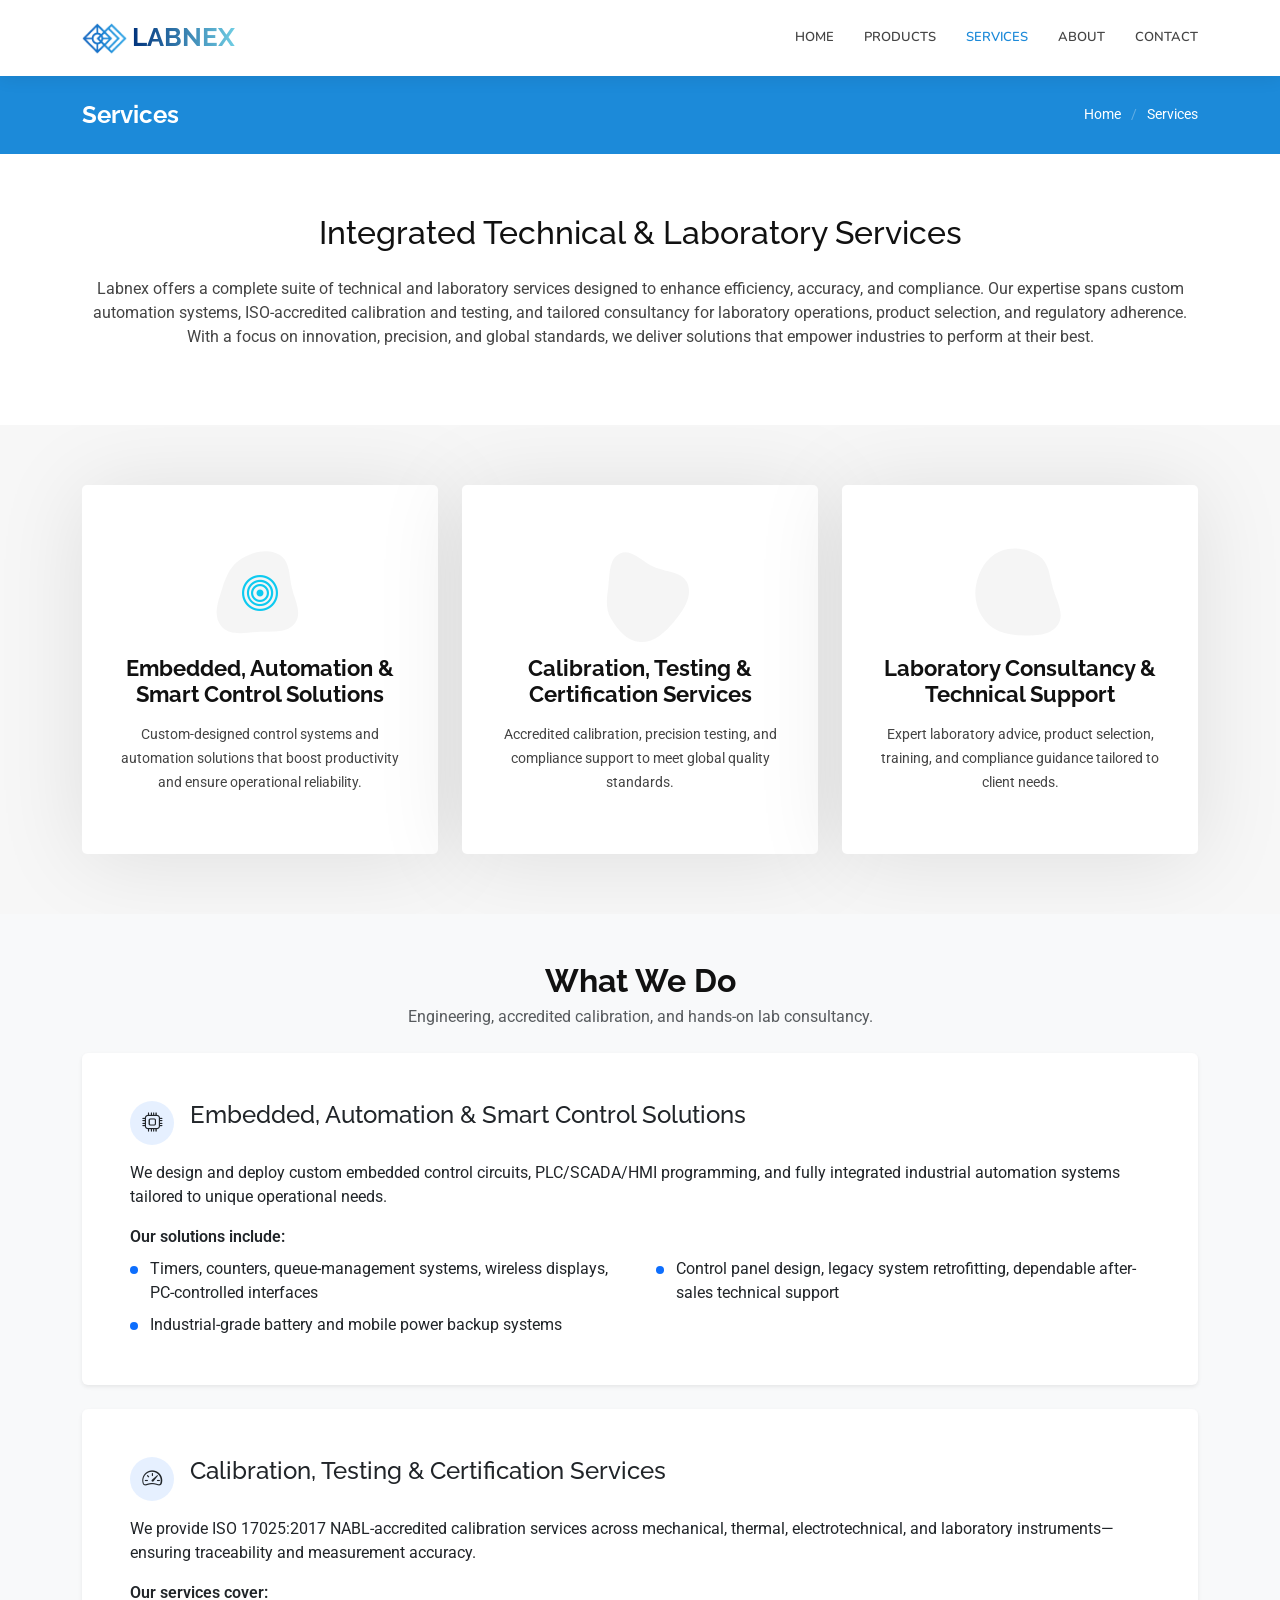
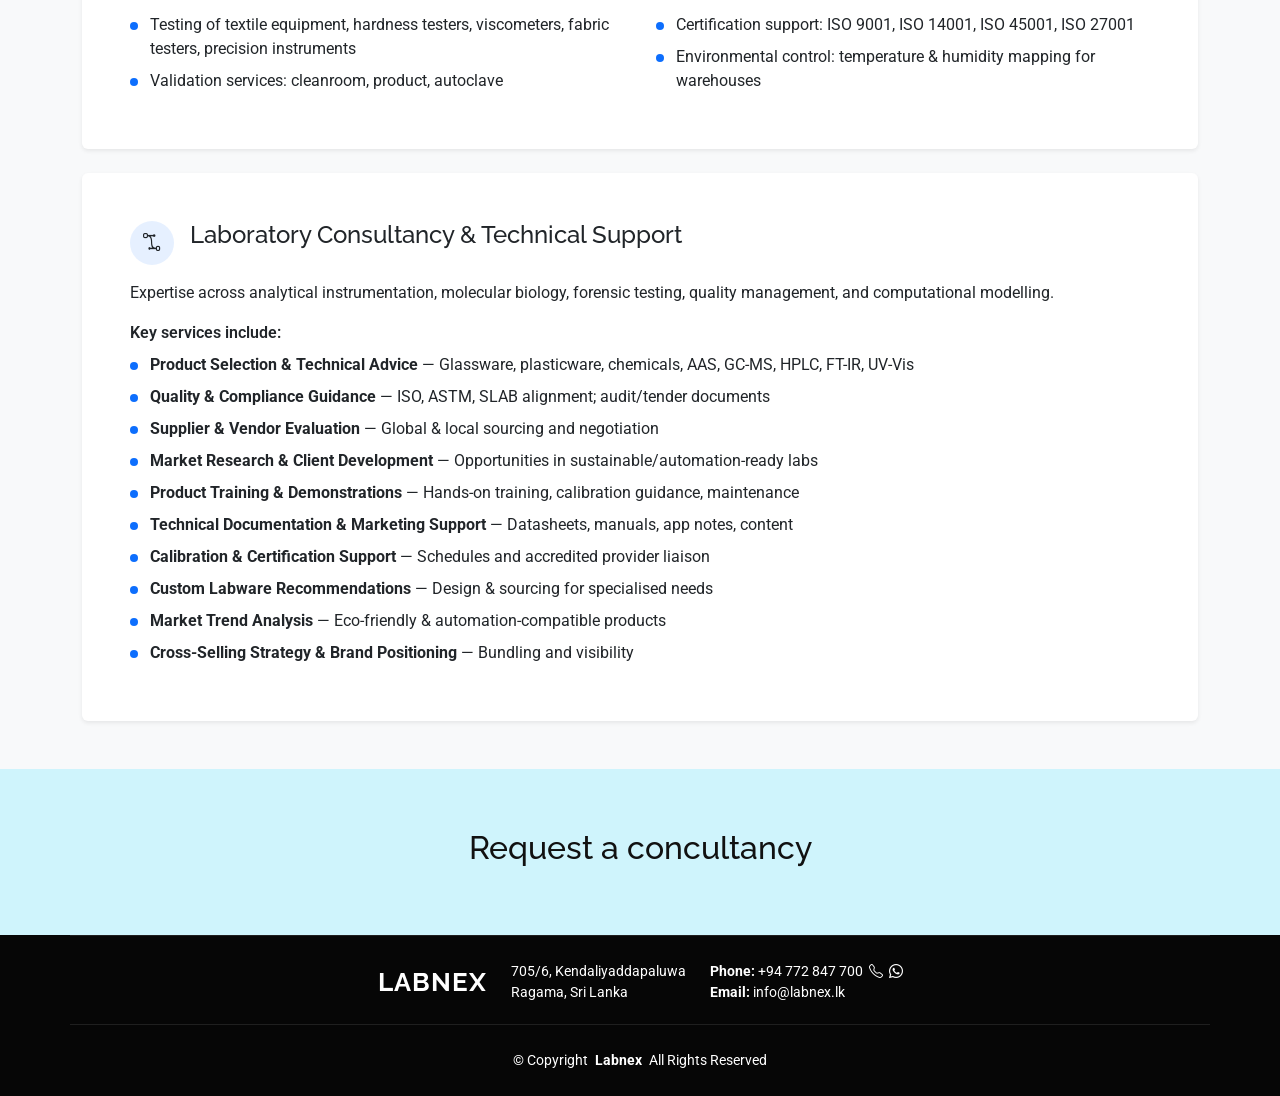
<file: services.html>
<!DOCTYPE html>
<html lang="en">

<head>
  <meta charset="utf-8">
  <meta content="width=device-width, initial-scale=1.0" name="viewport">
  <title>Services</title>
  <meta name="description" content="">
  <meta name="keywords" content="">

  <!-- Favicons -->
  <link href="assets/img/favicon.png" rel="icon">
  <link href="assets/img/apple-touch-icon.png" rel="apple-touch-icon">

  <!-- Fonts -->
  <link href="https://fonts.googleapis.com" rel="preconnect">
  <link href="https://fonts.gstatic.com" rel="preconnect" crossorigin>
  <link href="https://fonts.googleapis.com/css2?family=Roboto:ital,wght@0,100;0,300;0,400;0,500;0,700;0,900;1,100;1,300;1,400;1,500;1,700;1,900&family=Raleway:ital,wght@0,100;0,200;0,300;0,400;0,500;0,600;0,700;0,800;0,900;1,100;1,200;1,300;1,400;1,500;1,600;1,700;1,800;1,900&family=Nunito:ital,wght@0,200;0,300;0,400;0,500;0,600;0,700;0,800;0,900;1,200;1,300;1,400;1,500;1,600;1,700;1,800;1,900&display=swap" rel="stylesheet">

  <!-- Vendor CSS Files -->
  <link href="https://cdn.jsdelivr.net/npm/bootstrap@5.3.7/dist/css/bootstrap.min.css" rel="stylesheet" integrity="sha384-LN+7fdVzj6u52u30Kp6M/trliBMCMKTyK833zpbD+pXdCLuTusPj697FH4R/5mcr" crossorigin="anonymous">
  <link rel="stylesheet" href="https://cdn.jsdelivr.net/npm/bootstrap-icons@1.13.1/font/bootstrap-icons.min.css">
  <link href="assets/vendor/aos/aos.css" rel="stylesheet">
  <link href="assets/vendor/glightbox/css/glightbox.min.css" rel="stylesheet">
  <link href="assets/vendor/swiper/swiper-bundle.min.css" rel="stylesheet">

  <!-- Main CSS File -->
  <link href="assets/css/main.css" rel="stylesheet">

</head>

<body class="services-page">

  <header id="header" class="header d-flex align-items-center sticky-top">
    <div class="container position-relative d-flex align-items-center">

      <a href="index.html" class="logo d-flex align-items-center me-auto">
        <!-- Uncomment the line below if you also wish to use an image logo -->
        <img src="assets/img/logo.png" alt="">
        <h1 class="sitename">Labnex</h1><span></span>
      </a>

      <nav id="navmenu" class="navmenu">
        <ul>
          <li><a href="index.html">Home</a></li>
          <li><a href="products.html">Products</a></li>
          <li><a href="" class="active">Services</a></li>
          <li><a href="about.html"><span>About</span> </a></li>
          <li><a href="contact.html">Contact</a></li>
        </ul>
        <i class="mobile-nav-toggle d-xl-none bi bi-list"></i>
      </nav>

    </div>
    
  </header>

  <main class="main">

    <!-- Page Title -->
    <div class="page-title accent-background">
      <div class="container d-lg-flex justify-content-between align-items-center">
        <h1 class="mb-2 mb-lg-0">Services</h1>
        <nav class="breadcrumbs">
          <ol>
            <li><a href="index.html">Home</a></li>
            <li class="current">Services</li>
          </ol>
        </nav>
      </div>
    </div><!-- End Page Title -->

    <section class="">
      <div class="container text-center">
        <h2>
          Integrated Technical & Laboratory Services
        </h2>
        <div class="mt-4"> 
          <p>
            Labnex offers a complete suite of technical and laboratory services designed to enhance efficiency, accuracy, and compliance. Our expertise spans custom automation systems, ISO-accredited calibration and testing, and tailored consultancy for laboratory operations, product selection, and regulatory adherence. With a focus on innovation, precision, and global standards, we deliver solutions that empower industries to perform at their best.
          </p>
        </div> 
      </div>
    </section>


    <!-- Services Section -->
    <section id="services" class="services section light-background">

      <div class="container">

        <div class="row gy-4">

           <div class="col-lg-4 col-md-6" data-aos="fade-up" data-aos-delay="100">
            <div class="service-item item-cyan position-relative">
              <div class="icon">
                <svg width="100" height="100" viewBox="0 0 600 600" xmlns="http://www.w3.org/2000/svg">
                  <path stroke="none" stroke-width="0" fill="#f5f5f5" d="M300,521.0016835830174C376.1290562159157,517.8887921683347,466.0731472004068,529.7835943286574,510.70327084640275,468.03025145048787C554.3714126377745,407.6079735673963,508.03601936045806,328.9844924480964,491.2728898941984,256.3432110539036C474.5976632858925,184.082847569629,479.9380746630129,96.60480741107993,416.23090153303,58.64404602377083C348.86323505073057,18.502131276798302,261.93793281208167,40.57373210992963,193.5410806939664,78.93577620505333C130.42746243093433,114.334589627462,98.30271207620316,179.96522072025542,76.75703585869454,249.04625023123273C51.97151888228291,328.5150500222984,13.704378332031375,421.85034740162234,66.52175969318436,486.19268352777647C119.04800174914682,550.1803526380478,217.28368757567262,524.383925680826,300,521.0016835830174"></path>
                </svg>
                <i class="bi bi-bullseye"></i>
              </div>
              <a href="#svc1" class="stretched-link">
                <h3>Embedded, Automation & Smart Control Solutions</h3>
              </a>
              <p>Custom-designed control systems and automation solutions that boost productivity and ensure operational reliability.</p>
            </div>
          </div><!-- End Service Item -->

          <div class="col-lg-4 col-md-6" data-aos="fade-up" data-aos-delay="200">
            <div class="service-item item-orange position-relative">
              <div class="icon">
                <svg width="100" height="100" viewBox="0 0 600 600" xmlns="http://www.w3.org/2000/svg">
                  <path stroke="none" stroke-width="0" fill="#f5f5f5" d="M300,582.0697525312426C382.5290701553225,586.8405444964366,449.9789794690241,525.3245884688669,502.5850820975895,461.55621195738473C556.606425686781,396.0723002908107,615.8543463187945,314.28637112970534,586.6730223649479,234.56875336149918C558.9533121215079,158.8439757836574,454.9685369536778,164.00468322053177,381.49747125262974,130.76875717737553C312.15926192815925,99.40240125094834,248.97055460311594,18.661163978235184,179.8680185752513,50.54337015887873C110.5421016452524,82.52863877960104,119.82277516462835,180.83849132639028,109.12597500060166,256.43424936330496C100.08760227029461,320.3096726198365,92.17705696193138,384.0621239912766,124.79988738764834,439.7174275375508C164.83382741302287,508.01625554203684,220.96474134820875,577.5009287672846,300,582.0697525312426"></path>
                </svg>
                <i class="bi bi-perplexity"></i>
              </div>
              <a href="#svc2" class="stretched-link">
                <h3>Calibration, Testing & Certification Services</h3>
              </a>
              <p>Accredited calibration, precision testing, and compliance support to meet global quality standards.</p>
            </div>
          </div><!-- End Service Item -->

          <div class="col-lg-4 col-md-6" data-aos="fade-up" data-aos-delay="300">
            <div class="service-item item-teal position-relative">
              <div class="icon">
                <svg width="100" height="100" viewBox="0 0 600 600" xmlns="http://www.w3.org/2000/svg">
                  <path stroke="none" stroke-width="0" fill="#f5f5f5" d="M300,541.5067337569781C382.14930387511276,545.0595476570109,479.8736841581634,548.3450877840088,526.4010558755058,480.5488172755941C571.5218469581645,414.80211281144784,517.5187510058486,332.0715597781072,496.52539010469104,255.14436215662573C477.37192572678356,184.95920475031193,473.57363656557914,105.61284051026155,413.0603344069578,65.22779650032875C343.27470386102294,18.654635553484475,251.2091493199835,5.337323636656869,175.0934190732945,40.62881213300186C97.87086631185822,76.43348514350839,51.98124368387456,156.15599469081315,36.44837278890362,239.84606092416172C21.716077023791087,319.22268207091537,43.775223500013084,401.1760424656574,96.891909868211,461.97329694683043C147.22146801428983,519.5804099606455,223.5754009179313,538.201503339737,300,541.5067337569781"></path>
                </svg>
                <i class="bi bi-beaker"></i>
              </div>
              <a href="#svc3" class="stretched-link">
                <h3>Laboratory Consultancy & Technical Support</h3>
              </a>
              <p>Expert laboratory advice, product selection, training, and compliance guidance tailored to client needs.</p>
            </div>
          </div><!-- End Service Item -->

        </div>

      </div>

    </section><!-- /Services Section -->

    <!-- Services Desctiption Section -->
    <section class="py-5 bg-light">
      <div class="container">
        <div class="text-center mb-4">
          <h2 class="fw-bold mb-1">What We Do</h2>
          <p class="text-muted mb-0">Engineering, accredited calibration, and hands-on lab consultancy.</p>
        </div>

        <div class="row g-4 row-cols-1">
          <!-- Service 1 -->
          <div id="svc1" class="col" data-aos="fade-up" data-aos-delay="200">
            <div class="card h-100 border-0 shadow-sm">
              <div class="card-body p-4 p-lg-5">
                <div class="d-flex align-items-start gap-3 mb-3">
                  <span class="svc-icon">
                    <i class="bi bi-cpu fs-5" aria-hidden="true"></i>
                  </span>
                  <h3 class="h4 mb-0">Embedded, Automation &amp; Smart Control Solutions</h3>
                </div>
                <p class="mb-3">
                  We design and deploy custom embedded control circuits, PLC/SCADA/HMI programming, and fully integrated
                  industrial automation systems tailored to unique operational needs.
                </p>
                <p class="fw-semibold mb-2">Our solutions include:</p>
                <ul class="feature-list two-col-lg mb-0">
                  <li>Timers, counters, queue-management systems, wireless displays, PC-controlled interfaces</li>
                  <li>Industrial-grade battery and mobile power backup systems</li>
                  <li>Control panel design, legacy system retrofitting, dependable after-sales technical support</li>
                </ul>
              </div>
            </div>
          </div>

          <!-- Service 2 -->
          <div id="svc2" class="col" data-aos="fade-up" data-aos-delay="300">
            <div class="card h-100 border-0 shadow-sm">
              <div class="card-body p-4 p-lg-5">
                <div class="d-flex align-items-start gap-3 mb-3">
                  <span class="svc-icon">
                    <i class="bi bi-speedometer2 fs-5" aria-hidden="true"></i>
                  </span>
                  <h3 class="h4 mb-0">Calibration, Testing &amp; Certification Services</h3>
                </div>
                <p class="mb-3">
                  We provide ISO&nbsp;17025:2017 NABL-accredited calibration services across mechanical, thermal,
                  electrotechnical, and laboratory instruments—ensuring traceability and measurement accuracy.
                </p>
                <p class="fw-semibold mb-2">Our services cover:</p>
                <ul class="feature-list two-col-lg mb-0">
                  <li>Testing of textile equipment, hardness testers, viscometers, fabric testers, precision instruments</li>
                  <li>Validation services: cleanroom, product, autoclave</li>
                  <li>Certification support: ISO&nbsp;9001, ISO&nbsp;14001, ISO&nbsp;45001, ISO&nbsp;27001</li>
                  <li>Environmental control: temperature &amp; humidity mapping for warehouses</li>
                </ul>
              </div>
            </div>
          </div>

          <!-- Service 3 -->
            <div id="svc3" class="col" data-aos="fade-up" data-aos-delay="400">
              <div class="card h-100 border-0 shadow-sm">
                <div class="card-body p-4 p-lg-5">
                  <div class="d-flex align-items-start gap-3 mb-3">
                    <span class="svc-icon">
                      <i class="bi bi-bezier2 fs-5" aria-hidden="true"></i>
                    </span>
                    <h3 class="h4 mb-0">Laboratory Consultancy &amp; Technical Support</h3>
                  </div>
                  <p class="mb-3">
                    Expertise across analytical instrumentation, molecular biology, forensic testing, quality management,
                    and computational modelling.
                  </p>
                  <p class="fw-semibold mb-2">Key services include:</p>
                  <ul class="feature-list mb-0">
                    <li><strong>Product Selection &amp; Technical Advice</strong> — Glassware, plasticware, chemicals, AAS, GC-MS, HPLC, FT-IR, UV-Vis</li>
                    <li><strong>Quality &amp; Compliance Guidance</strong> — ISO, ASTM, SLAB alignment; audit/tender documents</li>
                    <li><strong>Supplier &amp; Vendor Evaluation</strong> — Global &amp; local sourcing and negotiation</li>
                    <li><strong>Market Research &amp; Client Development</strong> — Opportunities in sustainable/automation-ready labs</li>
                    <li><strong>Product Training &amp; Demonstrations</strong> — Hands-on training, calibration guidance, maintenance</li>
                    <li><strong>Technical Documentation &amp; Marketing Support</strong> — Datasheets, manuals, app notes, content</li>
                    <li><strong>Calibration &amp; Certification Support</strong> — Schedules and accredited provider liaison</li>
                    <li><strong>Custom Labware Recommendations</strong> — Design &amp; sourcing for specialised needs</li>
                    <li><strong>Market Trend Analysis</strong> — Eco-friendly &amp; automation-compatible products</li>
                    <li><strong>Cross-Selling Strategy &amp; Brand Positioning</strong> — Bundling and visibility</li>
                  </ul>
                </div>
              </div>
            </div>
          </div><!-- /row -->
        </div>
      </section>

      <section class="bg-info-subtle">
        <a href="contact.html" class="grow-text">
          <div class="container text-center">
            <h2>Request a concultancy</h2>
          </div>
        </a>
    </section>
   <!-- /Services Desctiption Section -->


  </main>

  <footer id="footer" class="footer dark-background">

  <div class="container footer-top copyright pb-1">
    <div class="row justify-content-md-center text-center text-md-start">

      <div class="col-12 col-md-auto footer-about mb-3 mb-md-0">
        <a href="index.html" class="logo d-flex align-items-center justify-content-center justify-content-md-start pt-2">
          <span class="sitename">LABNEX</span>
        </a>
      </div>

      <div class="col-12 col-md-auto mb-3 mb-md-0">
        <p>705/6, Kendaliyaddapaluwa</p>
        <p>Ragama, Sri Lanka</p>
      </div>

      <div class="col-12 col-md-auto">
        <p>
          <strong>Phone:</strong> <span>+94 772 847 700</span>
          &nbsp;<i class="bi bi-telephone"></i> &nbsp;<i class="bi bi-whatsapp"></i>
        </p>
        <p><strong>Email:</strong> <span>info@labnex.lk</span></p>
      </div>

    </div>
  </div>

  <div class="container copyright text-center">
    <p>© <span>Copyright</span> <strong class="px-1 sitename">Labnex</strong> <span>All Rights Reserved</span></p>
  </div>

</footer>

  <!-- Scroll Top -->
  <a href="#" id="scroll-top" class="scroll-top d-flex align-items-center justify-content-center"><i class="bi bi-arrow-up-short"></i></a>

  <!-- Preloader -->
  <div id="preloader"></div>

  <!-- Vendor JS Files -->
  <script src="https://cdn.jsdelivr.net/npm/bootstrap@5.3.7/dist/js/bootstrap.bundle.min.js" integrity="sha384-ndDqU0Gzau9qJ1lfW4pNLlhNTkCfHzAVBReH9diLvGRem5+R9g2FzA8ZGN954O5Q" crossorigin="anonymous"></script>
  <script src="assets/vendor/aos/aos.js"></script>
  <script src="assets/vendor/glightbox/js/glightbox.min.js"></script>
  <script src="assets/vendor/imagesloaded/imagesloaded.pkgd.min.js"></script>
  <script src="assets/vendor/isotope-layout/isotope.pkgd.min.js"></script>
  <script src="assets/vendor/waypoints/noframework.waypoints.js"></script>
  <script src="assets/vendor/swiper/swiper-bundle.min.js"></script>

  <!-- Main JS File -->
  <script src="assets/js/main.js"></script>

</body>

</html>
</file>
<file: assets/css/main.css>
/* Fonts */
:root {
  --default-font: "Roboto",  system-ui, -apple-system, "Segoe UI", Roboto, "Helvetica Neue", Arial, "Noto Sans", "Liberation Sans", sans-serif, "Apple Color Emoji", "Segoe UI Emoji", "Segoe UI Symbol", "Noto Color Emoji";
  --heading-font: "Raleway",  sans-serif;
  --nav-font: "Nunito",  sans-serif;
}

/* Global Colors - The following color variables are used throughout the website. Updating them here will change the color scheme of the entire website */
:root { 
  --background-color: #ffffff; /* Background color for the entire website, including individual sections */
  --default-color: #444444; /* Default color used for the majority of the text content across the entire website */
  --heading-color: #111111; /* Color for headings, subheadings and title throughout the website */
  --accent-color: #1c8ad9; /* Accent color that represents your brand on the website. It's used for buttons, links, and other elements that need to stand out */
  --surface-color: #ffffff; /* The surface color is used as a background of boxed elements within sections, such as cards, icon boxes, or other elements that require a visual separation from the global background. */
  --contrast-color: #ffffff; /* Contrast color for text, ensuring readability against backgrounds of accent, heading, or default colors. */
}

/* Nav Menu Colors - The following color variables are used specifically for the navigation menu. They are separate from the global colors to allow for more customization options */
:root {
  --nav-color: #444444;  /* The default color of the main navmenu links */
  --nav-hover-color: #1c8ad9; /* Applied to main navmenu links when they are hovered over or active */
  --nav-mobile-background-color: #ffffff; /* Used as the background color for mobile navigation menu */
  --nav-dropdown-background-color: #ffffff; /* Used as the background color for dropdown items that appear when hovering over primary navigation items */
  --nav-dropdown-color: #444444; /* Used for navigation links of the dropdown items in the navigation menu. */
  --nav-dropdown-hover-color: #1c8ad9; /* Similar to --nav-hover-color, this color is applied to dropdown navigation links when they are hovered over. */
}

/* Color Presets - These classes override global colors when applied to any section or element, providing reuse of the sam color scheme. */

.light-background {
  --background-color: #f7f7f7;
  --surface-color: #ffffff;
}

.dark-background {
  --background-color: #060606;
  --default-color: #ffffff;
  --heading-color: #ffffff;
  --surface-color: #252525;
  --contrast-color: #ffffff;
}

.accent-background {
  --background-color: #1c8ad9;
  --default-color: #ffffff;
  --heading-color: #ffffff;
  --accent-color: #ffffff;
  --surface-color: #2ae149;
  --contrast-color: #ffffff;
}

/* Smooth scroll */
:root {
  scroll-behavior: smooth;
}


html, body { 
  scroll-behavior: smooth; 
}
/* Offset so content isn't hidden behind a fixed header */
#svc1, #svc2, #svc3 {
  scroll-margin-top: 96px; 
}


/*--------------------------------------------------------------
# General Styling & Shared Classes
--------------------------------------------------------------*/
body {
  color: var(--default-color);
  background-color: var(--background-color);
  font-family: var(--default-font);
}

a {
  color: var(--accent-color);
  text-decoration: none;
  transition: 0.3s;
}

a:hover {
  color: color-mix(in srgb, var(--accent-color), transparent 25%);
  text-decoration: none;
}

h1,
h2,
h3,
h4,
h5,
h6 {
  color: var(--heading-color);
  font-family: var(--heading-font);
}

/* PHP Email Form Messages
------------------------------*/
.php-email-form .error-message {
  display: none;
  background: #df1529;
  color: #ffffff;
  text-align: left;
  padding: 15px;
  margin-bottom: 24px;
  font-weight: 600;
}

.php-email-form .sent-message {
  display: none;
  color: #ffffff;
  background: #059652;
  text-align: center;
  padding: 15px;
  margin-bottom: 24px;
  font-weight: 600;
}

.php-email-form .loading {
  display: none;
  background: var(--surface-color);
  text-align: center;
  padding: 15px;
  margin-bottom: 24px;
}

.php-email-form .loading:before {
  content: "";
  display: inline-block;
  border-radius: 50%;
  width: 24px;
  height: 24px;
  margin: 0 10px -6px 0;
  border: 3px solid var(--accent-color);
  border-top-color: var(--surface-color);
  animation: php-email-form-loading 1s linear infinite;
}

@keyframes php-email-form-loading {
  0% {
    transform: rotate(0deg);
  }

  100% {
    transform: rotate(360deg);
  }
}

/*--------------------------------------------------------------
# Global Header
--------------------------------------------------------------*/
.header {
  color: var(--default-color);
  background-color: var(--background-color);
  padding: 10px 0;
  transition: all 0.5s;
  z-index: 997;
  box-shadow: 0px 0 18px rgba(0, 0, 0, 0.1);
}

.header .logo {
  line-height: 1;
}

.header .logo img {
  max-height: 45px;
  margin-right: 5px;
}

.header .logo h1 {
  font-size: 26px;
  margin: 0;
  font-weight: 700;
  text-transform: uppercase;
  
  background: linear-gradient(90deg, #00327c, #6fcde3);
  -webkit-background-clip: text;
  -webkit-text-fill-color: transparent;

}

.header .logo span {
  color: var(--accent-color);
  font-size: 26px;
  font-weight: 700;
}

.header .header-social-links {
  padding: 0 0 0 15px;
}

.header .header-social-links a {
  color: color-mix(in srgb, var(--default-color), transparent 40%);
  padding-left: 10px;
  display: inline-block;
  transition: 0.3s;
  font-size: 16px;
}

.header .header-social-links a:hover {
  color: var(--accent-color);
}

.header .header-social-links a i {
  line-height: 0px;
}

@media (max-width: 1200px) {
  .header .logo {
    order: 1;
  }

  .header .logo h1 {
    font-size: 24px;
  }

  .header .header-social-links {
    order: 2;
    padding: 0 15px 0 0;
  }

  .header .navmenu {
    order: 3;
  }
}

/*--------------------------------------------------------------
# Navigation Menu
--------------------------------------------------------------*/
/* Navmenu - Desktop */
@media (min-width: 1200px) {
  .navmenu {
    padding: 0;
  }

  .navmenu ul {
    margin: 0;
    padding: 0;
    display: flex;
    list-style: none;
    align-items: center;
  }

  .navmenu li {
    position: relative;
  }

  .navmenu a,
  .navmenu a:focus {
    color: var(--nav-color);
    padding: 18px 15px;
    font-size: 13px;
    font-family: var(--nav-font);
    text-transform: uppercase;
    font-weight: 600;
    display: flex;
    align-items: center;
    justify-content: space-between;
    white-space: nowrap;
    transition: 0.3s;
  }

  .navmenu a i,
  .navmenu a:focus i {
    font-size: 12px;
    line-height: 0;
    margin-left: 5px;
    transition: 0.3s;
  }

  .navmenu li:last-child a {
    padding-right: 0;
  }

  .navmenu li:hover>a,
  .navmenu .active,
  .navmenu .active:focus {
    color: var(--nav-hover-color);
  }

  .navmenu .dropdown ul {
    margin: 0;
    padding: 10px 0;
    background: var(--nav-dropdown-background-color);
    display: block;
    position: absolute;
    visibility: hidden;
    left: 14px;
    top: 130%;
    opacity: 0;
    transition: 0.3s;
    border-radius: 4px;
    z-index: 99;
    box-shadow: 0px 0px 30px rgba(0, 0, 0, 0.1);
  }

  .navmenu .dropdown ul li {
    min-width: 200px;
  }

  .navmenu .dropdown ul a {
    padding: 10px 20px;
    font-size: 15px;
    text-transform: none;
    color: var(--nav-dropdown-color);
  }

  .navmenu .dropdown ul a i {
    font-size: 12px;
  }

  .navmenu .dropdown ul a:hover,
  .navmenu .dropdown ul .active:hover,
  .navmenu .dropdown ul li:hover>a {
    color: var(--nav-dropdown-hover-color);
  }

  .navmenu .dropdown:hover>ul {
    opacity: 1;
    top: 100%;
    visibility: visible;
  }

  .navmenu .dropdown .dropdown ul {
    top: 0;
    left: -90%;
    visibility: hidden;
  }

  .navmenu .dropdown .dropdown:hover>ul {
    opacity: 1;
    top: 0;
    left: -100%;
    visibility: visible;
  }
}

/* Navmenu - Mobile */
@media (max-width: 1199px) {
  .mobile-nav-toggle {
    color: var(--nav-color);
    font-size: 28px;
    line-height: 0;
    margin-right: 10px;
    cursor: pointer;
    transition: color 0.3s;
  }

  .navmenu {
    padding: 0;
    z-index: 9997;
  }

  .navmenu ul {
    display: none;
    list-style: none;
    position: absolute;
    inset: 60px 20px 20px 20px;
    padding: 10px 0;
    margin: 0;
    border-radius: 6px;
    background-color: var(--nav-mobile-background-color);
    overflow-y: auto;
    transition: 0.3s;
    z-index: 9998;
    box-shadow: 0px 0px 30px rgba(0, 0, 0, 0.1);
  }

  .navmenu a,
  .navmenu a:focus {
    color: var(--nav-dropdown-color);
    padding: 10px 20px;
    font-family: var(--nav-font);
    font-size: 17px;
    font-weight: 500;
    display: flex;
    align-items: center;
    justify-content: space-between;
    white-space: nowrap;
    transition: 0.3s;
  }

  .navmenu a i,
  .navmenu a:focus i {
    font-size: 12px;
    line-height: 0;
    margin-left: 5px;
    width: 30px;
    height: 30px;
    display: flex;
    align-items: center;
    justify-content: center;
    border-radius: 50%;
    transition: 0.3s;
    background-color: color-mix(in srgb, var(--accent-color), transparent 90%);
  }

  .navmenu a i:hover,
  .navmenu a:focus i:hover {
    background-color: var(--accent-color);
    color: var(--contrast-color);
  }

  .navmenu a:hover,
  .navmenu .active,
  .navmenu .active:focus {
    color: var(--nav-dropdown-hover-color);
  }

  .navmenu .active i,
  .navmenu .active:focus i {
    background-color: var(--accent-color);
    color: var(--contrast-color);
    transform: rotate(180deg);
  }

  .navmenu .dropdown ul {
    position: static;
    display: none;
    z-index: 99;
    padding: 10px 0;
    margin: 10px 20px;
    background-color: var(--nav-dropdown-background-color);
    border: 1px solid color-mix(in srgb, var(--default-color), transparent 90%);
    box-shadow: none;
    transition: all 0.5s ease-in-out;
  }

  .navmenu .dropdown ul ul {
    background-color: rgba(33, 37, 41, 0.1);
  }

  .navmenu .dropdown>.dropdown-active {
    display: block;
    background-color: rgba(33, 37, 41, 0.03);
  }

  .mobile-nav-active {
    overflow: hidden;
  }

  .mobile-nav-active .mobile-nav-toggle {
    color: #fff;
    position: absolute;
    font-size: 32px;
    top: 15px;
    right: 15px;
    margin-right: 0;
    z-index: 9999;
  }

  .mobile-nav-active .navmenu {
    position: fixed;
    overflow: hidden;
    inset: 0;
    background: rgba(33, 37, 41, 0.8);
    transition: 0.3s;
  }

  .mobile-nav-active .navmenu>ul {
    display: block;
  }
}

/*--------------------------------------------------------------
# Global Footer
--------------------------------------------------------------*/
.footer {
  color: var(--default-color);
  background-color: var(--background-color);
  font-size: 14px;
  position: relative;
}

.footer .footer-top {
  padding-top: 50px;
  border-top: 1px solid color-mix(in srgb, var(--default-color), transparent 90%);
}

.footer .footer-about .logo {
  line-height: 1;
  margin-bottom: 25px;
}

.footer .footer-about .logo img {
  max-height: 40px;
  margin-right: 6px;
}

.footer .footer-about .logo span {
  font-size: 26px;
  font-weight: 700;
  letter-spacing: 1px;
  font-family: var(--heading-font);
  color: var(--heading-color);
}

.footer .footer-about p {
  font-size: 14px;
  font-family: var(--heading-font);
}

.footer .social-links a {
  display: flex;
  align-items: center;
  justify-content: center;
  width: 40px;
  height: 40px;
  border-radius: 50%;
  border: 1px solid color-mix(in srgb, var(--default-color), transparent 50%);
  font-size: 16px;
  color: color-mix(in srgb, var(--default-color), transparent 30%);
  margin-right: 10px;
  transition: 0.3s;
}

.footer .social-links a:hover {
  color: var(--accent-color);
  border-color: var(--accent-color);
}

.footer h4 {
  font-size: 16px;
  font-weight: bold;
  position: relative;
  padding-bottom: 12px;
}

.footer .footer-links {
  margin-bottom: 30px;
}

.footer .footer-links ul {
  list-style: none;
  padding: 0;
  margin: 0;
}

.footer .footer-links ul i {
  padding-right: 2px;
  font-size: 12px;
  line-height: 0;
}

.footer .footer-links ul li {
  padding: 10px 0;
  display: flex;
  align-items: center;
}

.footer .footer-links ul li:first-child {
  padding-top: 0;
}

.footer .footer-links ul a {
  color: color-mix(in srgb, var(--default-color), transparent 30%);
  display: inline-block;
  line-height: 1;
}

.footer .footer-links ul a:hover {
  color: var(--accent-color);
}

.footer .footer-contact p {
  margin-bottom: 5px;
}

.footer .footer-newsletter .newsletter-form {
  margin-top: 30px;
  margin-bottom: 15px;
  padding: 6px 8px;
  position: relative;
  border-radius: 4px;
  border: 1px solid color-mix(in srgb, var(--default-color), transparent 80%);
  display: flex;
  background-color: var(--surface-color);
  transition: 0.3s;
}

.footer .footer-newsletter .newsletter-form:focus-within {
  border-color: var(--accent-color);
}

.footer .footer-newsletter .newsletter-form input[type=email] {
  border: 0;
  padding: 4px;
  width: 100%;
  background-color: var(--surface-color);
  color: var(--default-color);
}

.footer .footer-newsletter .newsletter-form input[type=email]:focus-visible {
  outline: none;
}

.footer .footer-newsletter .newsletter-form input[type=submit] {
  border: 0;
  font-size: 16px;
  padding: 0 20px;
  margin: -7px -8px -7px 0;
  background: var(--accent-color);
  color: var(--contrast-color);
  transition: 0.3s;
  border-radius: 0 4px 4px 0;
}

.footer .footer-newsletter .newsletter-form input[type=submit]:hover {
  background: color-mix(in srgb, var(--accent-color), transparent 20%);
}

.footer .copyright {
  padding: 25px 0;
  border-top: 1px solid color-mix(in srgb, var(--default-color), transparent 90%);
}

.footer .copyright p {
  margin-bottom: 0;
}

.footer .credits {
  margin-top: 6px;
  font-size: 13px;
}

/*--------------------------------------------------------------
# Preloader
--------------------------------------------------------------*/
#preloader {
  position: fixed;
  inset: 0;
  z-index: 999999;
  overflow: hidden;
  background: var(--background-color);
  transition: all 0.6s ease-out;
}

#preloader:before {
  content: "";
  position: fixed;
  top: calc(50% - 30px);
  left: calc(50% - 30px);
  border: 6px solid #ffffff;
  border-color: var(--accent-color) transparent var(--accent-color) transparent;
  border-radius: 50%;
  width: 60px;
  height: 60px;
  animation: animate-preloader 1.5s linear infinite;
}

@keyframes animate-preloader {
  0% {
    transform: rotate(0deg);
  }

  100% {
    transform: rotate(360deg);
  }
}

/*--------------------------------------------------------------
# Scroll Top Button
--------------------------------------------------------------*/
.scroll-top {
  position: fixed;
  visibility: hidden;
  opacity: 0;
  right: 15px;
  bottom: 15px;
  z-index: 99999;
  background-color: var(--accent-color);
  width: 40px;
  height: 40px;
  border-radius: 4px;
  transition: all 0.4s;
}

.scroll-top i {
  font-size: 24px;
  color: var(--contrast-color);
  line-height: 0;
}

.scroll-top:hover {
  background-color: color-mix(in srgb, var(--accent-color), transparent 20%);
  color: var(--contrast-color);
}

.scroll-top.active {
  visibility: visible;
  opacity: 1;
}

/*--------------------------------------------------------------
# Disable aos animation delay on mobile devices
--------------------------------------------------------------*/
@media screen and (max-width: 768px) {
  [data-aos-delay] {
    transition-delay: 0 !important;
  }
}

/*--------------------------------------------------------------
# Global Page Titles & Breadcrumbs
--------------------------------------------------------------*/
.page-title {
  color: var(--default-color);
  background-color: var(--background-color);
  padding: 25px 0;
  position: relative;
}

.page-title h1 {
  font-size: 24px;
  font-weight: 700;
}

.page-title .breadcrumbs ol {
  display: flex;
  flex-wrap: wrap;
  list-style: none;
  padding: 0;
  margin: 0;
  font-size: 14px;
  font-weight: 400;
}

.page-title .breadcrumbs ol li+li {
  padding-left: 10px;
}

.page-title .breadcrumbs ol li+li::before {
  content: "/";
  display: inline-block;
  padding-right: 10px;
  color: color-mix(in srgb, var(--default-color), transparent 70%);
}

/*--------------------------------------------------------------
# Global Sections
--------------------------------------------------------------*/
section,
.section {
  color: var(--default-color);
  background-color: var(--background-color);
  padding: 60px 0;
  scroll-margin-top: 100px;
  overflow: clip;
}

@media (max-width: 1199px) {

  section,
  .section {
    scroll-margin-top: 66px;
  }
}

/*--------------------------------------------------------------
# Global Section Titles
--------------------------------------------------------------*/
.section-title {
  text-align: center;
  padding-bottom: 60px;
  position: relative;
}

.section-title h2 {
  font-size: 32px;
  font-weight: 700;
  margin-bottom: 20px;
  text-transform: uppercase;
  padding-bottom: 20px;
  position: relative;
}

.section-title h2:after {
  content: "";
  position: absolute;
  display: block;
  width: 50px;
  height: 3px;
  background: var(--accent-color);
  left: 0;
  right: 0;
  bottom: 0;
  margin: auto;
}

.section-title p {
  margin-bottom: 0;
}

/*--------------------------------------------------------------
# Hero Section
--------------------------------------------------------------*/
.hero {
  padding: 0;
}

.hero .carousel {
  width: 100%;
  min-height: calc(100vh - 75px);
  padding: 0;
  margin: 0;
  position: relative;
}

@media (max-height: 500px),
(max-width: 1200px) {
  .hero .carousel {
    min-height: calc(100vh - 48px);
  }
}

.hero img {
  position: absolute;
  inset: 0;
  display: block;
  width: 100%;
  height: 100%;
  object-fit: cover;
  z-index: 1;
}

.hero .carousel-item {
  position: absolute;
  inset: 0;
  background-size: cover;
  background-position: center;
  background-repeat: no-repeat;
  display: flex;
  justify-content: center;
  align-items: flex-end;
}

.hero .container {
  background: color-mix(in srgb, var(--surface-color), transparent 40%);
  position: relative;
  text-align: center;
  padding-top: 30px;
  padding-bottom: 30px;
  margin-bottom: 50px;
  border-top: 4px solid var(--accent-color);
  z-index: 3;
}

@media (max-width: 1200px) {
  .hero .container {
    margin-left: 50px;
    margin-right: 50px;
  }
}

.hero h2 {
  margin-bottom: 20px;
  font-size: 36px;
  font-weight: 700;
}

@media (max-width: 768px) {
  .hero h2 {
    font-size: 30px;
  }
}

.hero .btn-get-started {
  font-weight: 500;
  font-size: 15px;
  letter-spacing: 1px;
  display: inline-block;
  padding: 8px 32px;
  transition: 0.5s;
  margin: 10px;
  border-radius: 4px;
  color: var(--contrast-color);
  border: 2px solid var(--accent-color);
}

.hero .btn-get-started:hover {
  background: var(--accent-color);
  color: var(--contrast-color);
}

.hero .carousel-control-prev {
  justify-content: start;
}

@media (min-width: 640px) {
  .hero .carousel-control-prev {
    padding-left: 15px;
  }
}

.hero .carousel-control-next {
  justify-content: end;
}

@media (min-width: 640px) {
  .hero .carousel-control-next {
    padding-right: 15px;
  }
}

.hero .carousel-control-next-icon,
.hero .carousel-control-prev-icon {
  background: none;
  font-size: 26px;
  line-height: 0;
  background: color-mix(in srgb, var(--default-color), transparent 90%);
  border-radius: 50px;
  color: var(--contrast-color);
  transition: 0.3s;
  width: 54px;
  height: 54px;
  display: flex;
  align-items: center;
  justify-content: center;
}

.hero .carousel-control-prev,
.hero .carousel-control-next {
  transition: 0.3s;
  opacity: 0.5;
}

.hero .carousel-control-prev:focus,
.hero .carousel-control-next:focus {
  opacity: 0.5;
}

.hero .carousel-control-prev:hover,
.hero .carousel-control-next:hover {
  opacity: 0.9;
}

.hero .carousel-control-prev:hover .carousel-control-next-icon,
.hero .carousel-control-prev:hover .carousel-control-prev-icon,
.hero .carousel-control-next:hover .carousel-control-next-icon,
.hero .carousel-control-next:hover .carousel-control-prev-icon {
  background: var(--accent-color);
  color: var(--default-color);
}

.hero .carousel-indicators li {
  cursor: pointer;
  background: var(--default-color);
  overflow: hidden;
  border: 0;
  width: 12px;
  height: 12px;
  border-radius: 50px;
  opacity: 0.6;
  transition: 0.3s;
}

.hero .carousel-indicators li.active {
  opacity: 1;
  background: var(--accent-color);
}

/*--------------------------------------------------------------
# About Section
--------------------------------------------------------------*/
.about .inner-title {
  font-size: 2.75rem;
  font-weight: 700;
  margin: 30px 0;
}

@media (min-width: 991px) {
  .about .inner-title {
    max-width: 65%;
    margin: 0 0 80px 0;
  }
}

.about .our-story {
  padding: 40px;
  background-color: color-mix(in srgb, var(--default-color), transparent 96%);
}

@media (min-width: 991px) {
  .about .our-story {
    padding-right: 35%;
  }
}

.about .our-story h4 {
  text-transform: uppercase;
  font-size: 1.1rem;
  color: color-mix(in srgb, var(--default-color), transparent 50%);
}

.about .our-story h3 {
  font-size: 2.25rem;
  font-weight: 700;
  color: color-mix(in srgb, var(--default-color), transparent 20%);
}

.about .our-story p:last-child {
  margin-bottom: 0;
}

.about ul {
  list-style: none;
  padding: 0;
  font-size: 15px;
}

.about ul li {
  padding: 5px 0;
  display: flex;
  align-items: center;
}

.about ul i {
  font-size: 1.25rem;
  margin-right: 0.5rem;
  line-height: 1.2;
  color: var(--accent-color);
}

.about .watch-video i {
  font-size: 2rem;
  transition: 0.3s;
  color: var(--accent-color);
}

.about .watch-video a {
  font-weight: 600;
  color: color-mix(in srgb, var(--default-color), transparent 20%);
  margin-left: 8px;
  transition: 0.3s;
}

.about .watch-video:hover a {
  color: var(--accent-color);
}

.about .about-img {
  min-height: 400px;
  position: relative;
}

@media (min-width: 992px) {
  .about .about-img {
    position: absolute;
    top: 0;
    right: 0;
    min-height: 600px;
  }
}

.about .about-img img {
  position: absolute;
  inset: 0;
  display: block;
  width: 100%;
  height: 100%;
  object-fit: cover;
  object-position: center;
  z-index: 1;
}

/*--------------------------------------------------------------
# Services Section
--------------------------------------------------------------*/
.services .service-item {
  background-color: var(--surface-color);
  box-shadow: 0px 5px 90px 0px rgba(0, 0, 0, 0.1);
  height: 100%;
  padding: 60px 30px;
  text-align: center;
  transition: 0.3s;
  border-radius: 5px;
}

.services .service-item .icon {
  margin: 0 auto;
  width: 100px;
  height: 100px;
  display: flex;
  align-items: center;
  justify-content: center;
  transition: ease-in-out 0.3s;
  position: relative;
}

.services .service-item .icon i {
  font-size: 36px;
  transition: 0.5s;
  position: relative;
}

.services .service-item .icon svg {
  position: absolute;
  top: 0;
  left: 0;
}

.services .service-item .icon svg path {
  transition: 0.5s;
  fill: color-mix(in srgb, var(--default-color), transparent 95%);
}

.services .service-item h3 {
  font-weight: 700;
  margin: 10px 0 15px 0;
  font-size: 22px;
}

.services .service-item p {
  line-height: 24px;
  font-size: 14px;
  margin-bottom: 0;
}

.services .service-item:hover {
  box-shadow: 0px 5px 35px 0px rgba(0, 0, 0, 0.1);
}

.services .service-item.item-cyan i {
  color: #0dcaf0;
}

.services .service-item.item-cyan:hover .icon i {
  color: #fff;
}

.services .service-item.item-cyan:hover .icon path {
  fill: #0dcaf0;
}

.services .service-item.item-orange i {
  color: #fd7e14;
}

.services .service-item.item-orange:hover .icon i {
  color: #fff;
}

.services .service-item.item-orange:hover .icon path {
  fill: #fd7e14;
}

.services .service-item.item-teal i {
  color: #20c997;
}

.services .service-item.item-teal:hover .icon i {
  color: #fff;
}

.services .service-item.item-teal:hover .icon path {
  fill: #20c997;
}

.services .service-item.item-red i {
  color: #df1529;
}

.services .service-item.item-red:hover .icon i {
  color: #fff;
}

.services .service-item.item-red:hover .icon path {
  fill: #df1529;
}

.services .service-item.item-indigo i {
  color: #6610f2;
}

.services .service-item.item-indigo:hover .icon i {
  color: #fff;
}

.services .service-item.item-indigo:hover .icon path {
  fill: #6610f2;
}

.services .service-item.item-pink i {
  color: #f3268c;
}

.services .service-item.item-pink:hover .icon i {
  color: #fff;
}

.services .service-item.item-pink:hover .icon path {
  fill: #f3268c;
}

/*--------------------------------------------------------------
# Portfolio Section
--------------------------------------------------------------*/
.portfolio .portfolio-filters {
  padding: 0;
  margin: 0 auto 20px auto;
  list-style: none;
  text-align: center;
}

.portfolio .portfolio-filters li {
  cursor: pointer;
  display: inline-block;
  padding: 8px 20px 10px 20px;
  margin: 0;
  font-size: 15px;
  font-weight: 500;
  line-height: 1;
  margin-bottom: 5px;
  border-radius: 4px;
  transition: all 0.3s ease-in-out;
  font-family: var(--heading-font);
}

.portfolio .portfolio-filters li:hover,
.portfolio .portfolio-filters li.filter-active {
  color: var(--contrast-color);
  background-color: var(--accent-color);
}

.portfolio .portfolio-filters li:first-child {
  margin-left: 0;
}

.portfolio .portfolio-filters li:last-child {
  margin-right: 0;
}

@media (max-width: 575px) {
  .portfolio .portfolio-filters li {
    font-size: 14px;
    margin: 0 0 10px 0;
  }
}

.portfolio .portfolio-item {
  position: relative;
  overflow: hidden;
}

.portfolio .portfolio-item .portfolio-info {
  opacity: 0;
  position: absolute;
  left: 12px;
  right: 12px;
  bottom: -100%;
  z-index: 3;
  transition: all ease-in-out 0.5s;
  background: color-mix(in srgb, var(--surface-color), transparent 10%);
  padding: 15px;
}

.portfolio .portfolio-item .portfolio-info h4 {
  font-size: 18px;
  font-weight: 600;
  padding-right: 50px;
}

.portfolio .portfolio-item .portfolio-info p {
  color: color-mix(in srgb, var(--default-color), transparent 30%);
  font-size: 14px;
  margin-bottom: 0;
  padding-right: 50px;
}

.portfolio .portfolio-item .portfolio-info .preview-link,
.portfolio .portfolio-item .portfolio-info .details-link {
  position: absolute;
  right: 50px;
  font-size: 24px;
  top: calc(50% - 14px);
  color: color-mix(in srgb, var(--default-color), transparent 30%);
  transition: 0.3s;
  line-height: 0;
}

.portfolio .portfolio-item .portfolio-info .preview-link:hover,
.portfolio .portfolio-item .portfolio-info .details-link:hover {
  color: var(--accent-color);
}

.portfolio .portfolio-item .portfolio-info .details-link {
  right: 14px;
  font-size: 28px;
}

.portfolio .portfolio-item:hover .portfolio-info {
  opacity: 1;
  bottom: 0;
}


/* Reduce portfolio image size */
.portfolio-item img {
  max-width: 70%; /* Shrinks image width to 80% of its container */
  height: auto;   /* Keeps aspect ratio */
  display: block;
  margin: 0 auto; /* Centers the image horizontally */
  object-fit: cover; /* ensures images fill without stretching */
  border-radius: 8px; /* optional rounded corners */
}




/*--------------------------------------------------------------
# Clients Section
--------------------------------------------------------------*/
.clients .clients-wrap {
  border-top: 1px solid color-mix(in srgb, var(--default-color), transparent 85%);
  border-left: 1px solid color-mix(in srgb, var(--default-color), transparent 85%);
}

.clients .client-logo {
  background-color: var(--surface-color);
  display: flex;
  justify-content: center;
  align-items: center;
  border-right: 1px solid color-mix(in srgb, var(--default-color), transparent 85%);
  border-bottom: 1px solid color-mix(in srgb, var(--default-color), transparent 85%);
  overflow: hidden;
}

.clients .client-logo img {
  padding: 50px;
  max-width: 80%;
  transition: 0.3s;
}

@media (max-width: 640px) {
  .clients .client-logo img {
    padding: 30px;
    max-width: 50%;
  }
}

.clients .client-logo:hover img {
  transform: scale(1.1);
}

/*--------------------------------------------------------------
# Skills Section
--------------------------------------------------------------*/
.skills .progress {
  height: 60px;
  display: block;
  background: none;
  border-radius: 0;
}

.skills .progress .skill {
  color: var(--heading-color);
  padding: 0;
  margin: 0 0 6px 0;
  text-transform: uppercase;
  display: block;
  font-weight: 600;
  font-family: var(--heading-font);
}

.skills .progress .skill .val {
  float: right;
  font-style: normal;
}

.skills .progress-bar-wrap {
  background: color-mix(in srgb, var(--default-color), transparent 90%);
  height: 10px;
}

.skills .progress-bar {
  width: 1px;
  height: 10px;
  transition: 0.9s;
  background-color: var(--accent-color);
}

/*--------------------------------------------------------------
# Team Section
--------------------------------------------------------------*/
.team .team-member {
  background-color: var(--surface-color);
  box-shadow: 0px 2px 15px rgba(0, 0, 0, 0.1);
  overflow: hidden;
  border-radius: 5px;
}

.team .team-member .member-img {
  position: relative;
  overflow: hidden;
}

.team .team-member .social {
  position: absolute;
  left: 0;
  bottom: 0;
  right: 0;
  height: 40px;
  opacity: 0;
  transition: ease-in-out 0.3s;
  background: color-mix(in srgb, var(--background-color), transparent 20%);
  display: flex;
  align-items: center;
  justify-content: center;
}

.team .team-member .social a {
  transition: color 0.3s;
  color: var(--heading-color);
  margin: 0 10px;
  display: inline-flex;
  align-items: center;
  justify-content: center;
}

.team .team-member .social a i {
  line-height: 0;
}

.team .team-member .social a:hover {
  color: var(--accent-color);
}

.team .team-member .social i {
  font-size: 18px;
  margin: 0 2px;
}

.team .team-member .member-info {
  padding: 25px 15px;
  text-align: center;
}

.team .team-member .member-info h4 {
  font-weight: 700;
  margin-bottom: 5px;
  font-size: 18px;
  color: color-mix(in srgb, var(--default-color), transparent 20%);
}

.team .team-member .member-info span {
  display: block;
  font-size: 13px;
  font-weight: 400;
  color: color-mix(in srgb, var(--default-color), transparent 40%);
}

.team .team-member .member-info p {
  font-style: italic;
  font-size: 14px;
  line-height: 26px;
  color: color-mix(in srgb, var(--default-color), transparent 40%);
}

.team .team-member:hover .social {
  opacity: 1;
}

/*--------------------------------------------------------------
# Testimonials Section
--------------------------------------------------------------*/
.testimonials .testimonial-item {
  background-color: var(--surface-color);
  box-shadow: 0px 2px 12px rgba(0, 0, 0, 0.1);
  padding: 30px;
  position: relative;
  height: 100%;
}

.testimonials .testimonial-item .testimonial-img {
  width: 90px;
  border-radius: 50px;
  border: 6px solid var(--background-color);
  float: left;
  margin: 0 10px 0 0;
}

.testimonials .testimonial-item h3 {
  font-size: 18px;
  font-weight: bold;
  margin: 10px 0 5px 0;
}

.testimonials .testimonial-item h4 {
  font-size: 14px;
  color: color-mix(in srgb, var(--default-color), transparent 20%);
  margin: 0;
}

.testimonials .testimonial-item .stars {
  margin: 10px 0;
}

.testimonials .testimonial-item .stars i {
  color: #ffc107;
  margin: 0 1px;
}

.testimonials .testimonial-item .quote-icon-left,
.testimonials .testimonial-item .quote-icon-right {
  color: color-mix(in srgb, var(--accent-color), transparent 50%);
  font-size: 26px;
  line-height: 0;
}

.testimonials .testimonial-item .quote-icon-left {
  display: inline-block;
  left: -5px;
  position: relative;
}

.testimonials .testimonial-item .quote-icon-right {
  display: inline-block;
  right: -5px;
  position: relative;
  top: 10px;
  transform: scale(-1, -1);
}

.testimonials .testimonial-item p {
  font-style: italic;
  margin: 15px 0 0 0;
  padding: 0;
}

/*--------------------------------------------------------------
# Features Section
--------------------------------------------------------------*/
.features .features-item {
  background-color: var(--surface-color);
  display: flex;
  align-items: center;
  padding: 20px;
  transition: 0.3s;
  border: 1px solid color-mix(in srgb, var(--default-color), transparent 90%);
  position: relative;
}

.features .features-item i {
  font-size: 32px;
  padding-right: 10px;
  line-height: 0;
}

.features .features-item h3 {
  font-weight: 700;
  margin: 0;
  padding: 0;
  line-height: 1;
  font-size: 16px;
}

.features .features-item h3 a {
  color: var(--heading-color);
  transition: 0.3s;
}

.features .features-item:hover {
  border-color: var(--accent-color);
}

.features .features-item:hover h3 a {
  color: var(--accent-color);
}

/*--------------------------------------------------------------
# Service Details Section
--------------------------------------------------------------*/
.service-details .services-list {
  background-color: var(--surface-color);
  padding: 10px 30px;
  border: 1px solid color-mix(in srgb, var(--default-color), transparent 90%);
  margin-bottom: 20px;
}

.service-details .services-list a {
  display: block;
  line-height: 1;
  padding: 8px 0 8px 15px;
  border-left: 3px solid color-mix(in srgb, var(--default-color), transparent 70%);
  margin: 20px 0;
  color: color-mix(in srgb, var(--default-color), transparent 20%);
  transition: 0.3s;
}

.service-details .services-list a.active {
  color: var(--heading-color);
  font-weight: 700;
  border-color: var(--accent-color);
}

.service-details .services-list a:hover {
  border-color: var(--accent-color);
}

.service-details .services-img {
  margin-bottom: 20px;
}

.service-details h3 {
  font-size: 26px;
  font-weight: 700;
}

.service-details h4 {
  font-size: 20px;
  font-weight: 700;
}

.service-details p {
  font-size: 15px;
}

.service-details ul {
  list-style: none;
  padding: 0;
  font-size: 15px;
}

.service-details ul li {
  padding: 5px 0;
  display: flex;
  align-items: center;
}

.service-details ul i {
  font-size: 20px;
  margin-right: 8px;
  color: var(--accent-color);
}

/*--------------------------------------------------------------
# Portfolio Details Section
--------------------------------------------------------------*/
.portfolio-details .portfolio-details-slider img {
  width: 100%;
}

.portfolio-details .swiper-wrapper {
  height: auto;
}

.portfolio-details .swiper-button-prev,
.portfolio-details .swiper-button-next {
  width: 48px;
  height: 48px;
}

.portfolio-details .swiper-button-prev:after,
.portfolio-details .swiper-button-next:after {
  color: rgba(255, 255, 255, 0.8);
  background-color: rgba(0, 0, 0, 0.15);
  font-size: 24px;
  border-radius: 50%;
  width: 48px;
  height: 48px;
  display: flex;
  align-items: center;
  justify-content: center;
  transition: 0.3s;
}

.portfolio-details .swiper-button-prev:hover:after,
.portfolio-details .swiper-button-next:hover:after {
  background-color: rgba(0, 0, 0, 0.3);
}

@media (max-width: 575px) {

  .portfolio-details .swiper-button-prev,
  .portfolio-details .swiper-button-next {
    display: none;
  }
}

.portfolio-details .swiper-pagination {
  margin-top: 20px;
  position: relative;
}

.portfolio-details .swiper-pagination .swiper-pagination-bullet {
  width: 10px;
  height: 10px;
  background-color: color-mix(in srgb, var(--default-color), transparent 85%);
  opacity: 1;
}

.portfolio-details .swiper-pagination .swiper-pagination-bullet-active {
  background-color: var(--accent-color);
}

.portfolio-details .portfolio-info h3 {
  font-size: 22px;
  font-weight: 700;
  margin-bottom: 20px;
  padding-bottom: 20px;
  position: relative;
}

.portfolio-details .portfolio-info h3:after {
  content: "";
  position: absolute;
  display: block;
  width: 50px;
  height: 3px;
  background: var(--accent-color);
  left: 0;
  bottom: 0;
}

.portfolio-details .portfolio-info ul {
  list-style: none;
  padding: 0;
  font-size: 15px;
}

.portfolio-details .portfolio-info ul li {
  display: flex;
  flex-direction: column;
  padding-bottom: 15px;
}

.portfolio-details .portfolio-info ul strong {
  text-transform: uppercase;
  font-weight: 400;
  color: color-mix(in srgb, var(--default-color), transparent 50%);
  font-size: 14px;
}

.portfolio-details .portfolio-info .btn-visit {
  padding: 8px 40px;
  background: var(--accent-color);
  color: var(--contrast-color);
  border-radius: 50px;
  transition: 0.3s;
}

.portfolio-details .portfolio-info .btn-visit:hover {
  background: color-mix(in srgb, var(--accent-color), transparent 20%);
}

.portfolio-details .portfolio-description h2 {
  font-size: 26px;
  font-weight: 700;
  margin-bottom: 20px;
}

.portfolio-details .portfolio-description p {
  padding: 0;
}

.portfolio-details .portfolio-description .testimonial-item {
  padding: 30px 30px 0 30px;
  position: relative;
  background: color-mix(in srgb, var(--default-color), transparent 97%);
  margin-bottom: 50px;
}

.portfolio-details .portfolio-description .testimonial-item .testimonial-img {
  width: 90px;
  border-radius: 50px;
  border: 6px solid var(--background-color);
  float: left;
  margin: 0 10px 0 0;
}

.portfolio-details .portfolio-description .testimonial-item h3 {
  font-size: 18px;
  font-weight: bold;
  margin: 15px 0 5px 0;
  padding-top: 20px;
}

.portfolio-details .portfolio-description .testimonial-item h4 {
  font-size: 14px;
  color: #6c757d;
  margin: 0;
}

.portfolio-details .portfolio-description .testimonial-item .quote-icon-left,
.portfolio-details .portfolio-description .testimonial-item .quote-icon-right {
  color: color-mix(in srgb, var(--accent-color), transparent 50%);
  font-size: 26px;
  line-height: 0;
}

.portfolio-details .portfolio-description .testimonial-item .quote-icon-left {
  display: inline-block;
  left: -5px;
  position: relative;
}

.portfolio-details .portfolio-description .testimonial-item .quote-icon-right {
  display: inline-block;
  right: -5px;
  position: relative;
  top: 10px;
  transform: scale(-1, -1);
}

.portfolio-details .portfolio-description .testimonial-item p {
  font-style: italic;
  margin: 0 0 15px 0 0 0;
  padding: 0;
}

/*--------------------------------------------------------------
# Pricing Section
--------------------------------------------------------------*/
.pricing .pricing-item {
  background-color: color-mix(in srgb, var(--accent-color), transparent 96%);
  padding: 40px 40px;
  height: 100%;
  border-radius: 15px;
}

.pricing h3 {
  font-weight: 600;
  margin-bottom: 15px;
  font-size: 20px;
}

.pricing h4 {
  color: var(--accent-color);
  font-size: 48px;
  font-weight: 700;
  font-family: var(--heading-font);
  margin-bottom: 0;
}

.pricing h4 sup {
  font-size: 28px;
}

.pricing h4 span {
  color: color-mix(in srgb, var(--default-color), transparent 50%);
  font-size: 18px;
  font-weight: 500;
}

.pricing .description {
  font-size: 14px;
}

.pricing .cta-btn {
  border: 1px solid var(--default-color);
  color: var(--default-color);
  display: block;
  text-align: center;
  padding: 10px 35px;
  border-radius: 5px;
  font-size: 16px;
  font-weight: 500;
  font-family: var(--heading-font);
  transition: 0.3s;
  margin-top: 20px;
  margin-bottom: 6px;
}

.pricing .cta-btn:hover {
  background: var(--accent-color);
  color: var(--contrast-color);
  border-color: var(--accent-color);
}

.pricing ul {
  padding: 0;
  list-style: none;
  color: color-mix(in srgb, var(--default-color), transparent 30%);
  text-align: left;
  line-height: 20px;
}

.pricing ul li {
  padding: 10px 0;
  display: flex;
  align-items: center;
}

.pricing ul li:last-child {
  padding-bottom: 0;
}

.pricing ul i {
  color: #059652;
  font-size: 24px;
  padding-right: 3px;
}

.pricing ul .na {
  color: color-mix(in srgb, var(--default-color), transparent 60%);
}

.pricing ul .na i {
  color: color-mix(in srgb, var(--default-color), transparent 60%);
}

.pricing ul .na span {
  text-decoration: line-through;
}

.pricing .featured {
  position: relative;
}

.pricing .featured .popular {
  position: absolute;
  top: 15px;
  right: 15px;
  background-color: var(--accent-color);
  color: var(--contrast-color);
  padding: 4px 15px 6px 15px;
  margin: 0;
  border-radius: 5px;
  font-size: 14px;
  font-weight: 500;
}

.pricing .featured .cta-btn {
  background: var(--accent-color);
  color: var(--contrast-color);
  border-color: var(--accent-color);
}

@media (max-width: 992px) {
  .pricing .box {
    max-width: 60%;
    margin: 0 auto 30px auto;
  }
}

@media (max-width: 767px) {
  .pricing .box {
    max-width: 80%;
    margin: 0 auto 30px auto;
  }
}

@media (max-width: 420px) {
  .pricing .box {
    max-width: 100%;
    margin: 0 auto 30px auto;
  }
}

/*--------------------------------------------------------------
# Blog Posts Section
--------------------------------------------------------------*/
.blog-posts article {
  background-color: var(--surface-color);
  box-shadow: 0px 2px 20px rgba(0, 0, 0, 0.1);
  transition: 0.3s;
}

.blog-posts .post-img img {
  transition: 0.5s;
}

.blog-posts .post-date {
  background-color: var(--accent-color);
  color: var(--contrast-color);
  position: absolute;
  right: 0;
  bottom: 0;
  text-transform: uppercase;
  font-size: 13px;
  padding: 6px 12px;
  font-weight: 500;
}

.blog-posts .post-content {
  padding: 30px;
}

.blog-posts .post-title {
  font-size: 20px;
  color: var(--heading-color);
  font-weight: 700;
  transition: 0.3s;
  margin-bottom: 15px;
}

.blog-posts .meta i {
  font-size: 16px;
  color: var(--accent-color);
}

.blog-posts .meta span {
  font-size: 15px;
  color: color-mix(in srgb, var(--default-color), transparent 40%);
}

.blog-posts p {
  margin-top: 20px;
}

.blog-posts hr {
  color: color-mix(in srgb, var(--default-color), transparent 60%);
  margin-bottom: 15px;
}

.blog-posts .readmore {
  display: flex;
  align-items: center;
  font-weight: 600;
  line-height: 1;
  transition: 0.3s;
  color: color-mix(in srgb, var(--heading-color), transparent 20%);
}

.blog-posts .readmore i {
  line-height: 0;
  margin-left: 6px;
  font-size: 16px;
}

.blog-posts article:hover .post-title,
.blog-posts article:hover .readmore {
  color: var(--accent-color);
}

.blog-posts article:hover .post-img img {
  transform: scale(1.1);
}

/*--------------------------------------------------------------
# Blog Pagination Section
--------------------------------------------------------------*/
.blog-pagination {
  padding-top: 0;
  color: color-mix(in srgb, var(--default-color), transparent 40%);
}

.blog-pagination ul {
  display: flex;
  padding: 0;
  margin: 0;
  list-style: none;
}

.blog-pagination li {
  margin: 0 5px;
  transition: 0.3s;
}

.blog-pagination li a {
  color: color-mix(in srgb, var(--default-color), transparent 40%);
  padding: 7px 16px;
  display: flex;
  align-items: center;
  justify-content: center;
}

.blog-pagination li a.active,
.blog-pagination li a:hover {
  background: var(--accent-color);
  color: var(--contrast-color);
}

.blog-pagination li a.active a,
.blog-pagination li a:hover a {
  color: var(--contrast-color);
}

/*--------------------------------------------------------------
# Blog Details Section
--------------------------------------------------------------*/
.blog-details {
  padding-bottom: 30px;
}

.blog-details .article {
  background-color: var(--surface-color);
  padding: 30px;
  box-shadow: 0 4px 16px rgba(0, 0, 0, 0.1);
}

.blog-details .post-img {
  margin: -30px -30px 20px -30px;
  overflow: hidden;
}

.blog-details .title {
  color: var(--heading-color);
  font-size: 28px;
  font-weight: 700;
  padding: 0;
  margin: 30px 0;
}

.blog-details .content {
  margin-top: 20px;
}

.blog-details .content h3 {
  font-size: 22px;
  margin-top: 30px;
  font-weight: bold;
}

.blog-details .content blockquote {
  overflow: hidden;
  background-color: color-mix(in srgb, var(--default-color), transparent 95%);
  padding: 60px;
  position: relative;
  text-align: center;
  margin: 20px 0;
}

.blog-details .content blockquote p {
  color: var(--default-color);
  line-height: 1.6;
  margin-bottom: 0;
  font-style: italic;
  font-weight: 500;
  font-size: 22px;
}

.blog-details .content blockquote:after {
  content: "";
  position: absolute;
  left: 0;
  top: 0;
  bottom: 0;
  width: 3px;
  background-color: var(--accent-color);
  margin-top: 20px;
  margin-bottom: 20px;
}

.blog-details .meta-top {
  margin-top: 20px;
  color: color-mix(in srgb, var(--default-color), transparent 40%);
}

.blog-details .meta-top ul {
  display: flex;
  flex-wrap: wrap;
  list-style: none;
  align-items: center;
  padding: 0;
  margin: 0;
}

.blog-details .meta-top ul li+li {
  padding-left: 20px;
}

.blog-details .meta-top i {
  font-size: 16px;
  margin-right: 8px;
  line-height: 0;
  color: color-mix(in srgb, var(--default-color), transparent 40%);
}

.blog-details .meta-top a {
  color: color-mix(in srgb, var(--default-color), transparent 40%);
  font-size: 14px;
  display: inline-block;
  line-height: 1;
}

.blog-details .meta-bottom {
  padding-top: 10px;
  border-top: 1px solid color-mix(in srgb, var(--default-color), transparent 90%);
}

.blog-details .meta-bottom i {
  color: color-mix(in srgb, var(--default-color), transparent 40%);
  display: inline;
}

.blog-details .meta-bottom a {
  color: color-mix(in srgb, var(--default-color), transparent 40%);
  transition: 0.3s;
}

.blog-details .meta-bottom a:hover {
  color: var(--accent-color);
}

.blog-details .meta-bottom .cats {
  list-style: none;
  display: inline;
  padding: 0 20px 0 0;
  font-size: 14px;
}

.blog-details .meta-bottom .cats li {
  display: inline-block;
}

.blog-details .meta-bottom .tags {
  list-style: none;
  display: inline;
  padding: 0;
  font-size: 14px;
}

.blog-details .meta-bottom .tags li {
  display: inline-block;
}

.blog-details .meta-bottom .tags li+li::before {
  padding-right: 6px;
  color: var(--default-color);
  content: ",";
}

.blog-details .meta-bottom .share {
  font-size: 16px;
}

.blog-details .meta-bottom .share i {
  padding-left: 5px;
}

/*--------------------------------------------------------------
# Blog Comments Section
--------------------------------------------------------------*/
.blog-comments {
  padding: 10px 0;
}

.blog-comments .comments-count {
  font-weight: bold;
}

.blog-comments .comment {
  margin-top: 30px;
  position: relative;
}

.blog-comments .comment .comment-img {
  margin-right: 14px;
}

.blog-comments .comment .comment-img img {
  width: 60px;
}

.blog-comments .comment h5 {
  font-size: 16px;
  margin-bottom: 2px;
}

.blog-comments .comment h5 a {
  font-weight: bold;
  color: var(--default-color);
  transition: 0.3s;
}

.blog-comments .comment h5 a:hover {
  color: var(--accent-color);
}

.blog-comments .comment h5 .reply {
  padding-left: 10px;
  color: color-mix(in srgb, var(--default-color), transparent 20%);
}

.blog-comments .comment h5 .reply i {
  font-size: 20px;
}

.blog-comments .comment time {
  display: block;
  font-size: 14px;
  color: color-mix(in srgb, var(--default-color), transparent 40%);
  margin-bottom: 5px;
}

.blog-comments .comment.comment-reply {
  padding-left: 40px;
}

/*--------------------------------------------------------------
# Comment Form Section
--------------------------------------------------------------*/
.comment-form {
  padding-top: 10px;
}

.comment-form form {
  background-color: var(--surface-color);
  margin-top: 30px;
  padding: 30px;
  box-shadow: 0 4px 16px rgba(0, 0, 0, 0.1);
}

.comment-form form h4 {
  font-weight: bold;
  font-size: 22px;
}

.comment-form form p {
  font-size: 14px;
}

.comment-form form input {
  background-color: var(--surface-color);
  color: var(--default-color);
  border: 1px solid color-mix(in srgb, var(--default-color), transparent 70%);
  font-size: 14px;
  border-radius: 4px;
  padding: 10px 10px;
}

.comment-form form input:focus {
  color: var(--default-color);
  background-color: var(--surface-color);
  box-shadow: none;
  border-color: var(--accent-color);
}

.comment-form form input::placeholder {
  color: color-mix(in srgb, var(--default-color), transparent 50%);
}

.comment-form form textarea {
  background-color: var(--surface-color);
  color: var(--default-color);
  border: 1px solid color-mix(in srgb, var(--default-color), transparent 70%);
  border-radius: 4px;
  padding: 10px 10px;
  font-size: 14px;
  height: 120px;
}

.comment-form form textarea:focus {
  color: var(--default-color);
  box-shadow: none;
  border-color: var(--accent-color);
  background-color: var(--surface-color);
}

.comment-form form textarea::placeholder {
  color: color-mix(in srgb, var(--default-color), transparent 50%);
}

.comment-form form .form-group {
  margin-bottom: 25px;
}

.comment-form form .btn-primary {
  border-radius: 4px;
  padding: 10px 20px;
  border: 0;
  background-color: var(--accent-color);
  color: var(--contrast-color);
}

.comment-form form .btn-primary:hover {
  color: var(--contrast-color);
  background-color: color-mix(in srgb, var(--accent-color), transparent 20%);
}

/*--------------------------------------------------------------
# Contact Section
--------------------------------------------------------------*/
.contact {
  padding-top: 0;
}

.contact .info {
  background-color: var(--surface-color);
  padding: 40px;
  box-shadow: 0px 2px 15px rgba(0, 0, 0, 0.1);
  overflow: hidden;
}

.contact .info h3 {
  font-weight: 600;
  font-size: 24px;
}

.contact .info p {
  color: color-mix(in srgb, var(--default-color), transparent 40%);
  margin-bottom: 30px;
  font-size: 15px;
}

.contact .info-item+.info-item {
  padding-top: 20px;
  margin-top: 20px;
  border-top: 1px solid color-mix(in srgb, var(--default-color), transparent 90%);
}

.contact .info-item i {
  font-size: 24px;
  color: var(--accent-color);
  transition: all 0.3s ease-in-out;
  margin-right: 20px;
}

.contact .info-item h4 {
  padding: 0;
  font-size: 18px;
  line-height: 24px;
  font-weight: 600;
  margin-bottom: 5px;
}

.contact .info-item p {
  padding: 0;
  margin-bottom: 0;
  font-size: 14px;
  color: color-mix(in srgb, var(--default-color), transparent 40%);
}

.contact .php-email-form {
  width: 100%;
}

.contact .php-email-form .form-group {
  padding-bottom: 8px;
}

.contact .php-email-form input[type=text],
.contact .php-email-form input[type=email],
.contact .php-email-form textarea {
  color: var(--default-color);
  background-color: var(--surface-color);
  border-radius: 0px;
  box-shadow: none;
  font-size: 14px;
  border-color: color-mix(in srgb, var(--default-color), transparent 80%);
}

.contact .php-email-form input[type=text]:focus,
.contact .php-email-form input[type=email]:focus,
.contact .php-email-form textarea:focus {
  border-color: var(--accent-color);
}

.contact .php-email-form input[type=text]::placeholder,
.contact .php-email-form input[type=email]::placeholder,
.contact .php-email-form textarea::placeholder {
  color: color-mix(in srgb, var(--default-color), transparent 70%);
}

.contact .php-email-form input[type=text],
.contact .php-email-form input[type=email] {
  height: 48px;
  padding: 10px 15px;
}

.contact .php-email-form textarea {
  padding: 10px 12px;
  height: 290px;
}

.contact .php-email-form button[type=submit] {
  background: var(--accent-color);
  color: var(--contrast-color);
  border: 0;
  padding: 13px 50px;
  transition: 0.4s;
  border-radius: 4px;
}

.contact .php-email-form button[type=submit]:hover {
  background: color-mix(in srgb, var(--accent-color) 90%, black 15%);
}

/*--------------------------------------------------------------
# Starter Section Section
--------------------------------------------------------------*/
.starter-section {
  /* Add your styles here */
}

/*--------------------------------------------------------------
# Widgets
--------------------------------------------------------------*/
.widgets-container {
  background-color: var(--surface-color);
  padding: 30px;
  margin: 60px 0 30px 0;
  box-shadow: 0 4px 16px rgba(0, 0, 0, 0.1);
}

.widget-title {
  color: var(--heading-color);
  font-size: 20px;
  font-weight: 700;
  padding: 0;
  margin: 0 0 20px 0;
}

.widget-item {
  margin-bottom: 40px;
}

.widget-item:last-child {
  margin-bottom: 0;
}

.blog-author-widget img {
  max-width: 160px;
}

.blog-author-widget h4 {
  font-weight: 600;
  font-size: 24px;
  margin: 15px 0 0 0;
  padding: 0;
  color: color-mix(in srgb, var(--default-color), transparent 20%);
}

.blog-author-widget .social-links {
  margin: 5px 0;
}

.blog-author-widget .social-links a {
  color: color-mix(in srgb, var(--default-color), transparent 60%);
  margin: 0 3px;
  font-size: 18px;
}

.blog-author-widget .social-links a:hover {
  color: var(--accent-color);
}

.blog-author-widget p {
  font-style: italic;
  color: color-mix(in srgb, var(--default-color), transparent 30%);
  margin: 10px 0 0 0;
}

.search-widget form {
  background: var(--background-color);
  border: 1px solid color-mix(in srgb, var(--default-color), transparent 75%);
  padding: 3px 10px;
  position: relative;
  border-radius: 50px;
  transition: 0.3s;
}

.search-widget form input[type=text] {
  border: 0;
  padding: 4px 10px;
  border-radius: 4px;
  width: calc(100% - 40px);
  background-color: var(--background-color);
  color: var(--default-color);
}

.search-widget form input[type=text]:focus {
  outline: none;
}

.search-widget form button {
  background: none;
  color: var(--default-color);
  position: absolute;
  top: 0;
  right: 0;
  bottom: 0;
  border: 0;
  font-size: 16px;
  padding: 0 16px;
  transition: 0.3s;
  line-height: 0;
}

.search-widget form button i {
  line-height: 0;
}

.search-widget form button:hover {
  color: var(--accent-color);
}

.search-widget form:is(:focus-within) {
  border-color: var(--accent-color);
}

.recent-posts-widget .post-item {
  display: flex;
  flex-direction: column;
  margin-bottom: 20px;
}

.recent-posts-widget .post-item:last-child {
  margin-bottom: 0;
}

.recent-posts-widget .post-item h4 {
  font-size: 16px;
  font-weight: 600;
  margin-bottom: 5px;
}

.recent-posts-widget .post-item h4 a {
  color: var(--default-color);
  transition: 0.3s;
}

.recent-posts-widget .post-item h4 a:hover {
  color: var(--accent-color);
}

.recent-posts-widget .post-item time {
  display: block;
  font-style: italic;
  font-size: 14px;
  color: color-mix(in srgb, var(--default-color), transparent 50%);
}

.tags-widget ul {
  list-style: none;
  padding: 0;
  margin: 0;
}

.tags-widget ul li {
  display: inline-block;
}

.tags-widget ul a {
  background-color: color-mix(in srgb, var(--default-color), transparent 94%);
  color: color-mix(in srgb, var(--default-color), transparent 30%);
  border-radius: 50px;
  font-size: 14px;
  padding: 5px 15px;
  margin: 0 6px 8px 0;
  display: inline-block;
  transition: 0.3s;
}

.tags-widget ul a:hover {
  background: var(--accent-color);
  color: var(--contrast-color);
}

.tags-widget ul a span {
  padding-left: 5px;
  color: color-mix(in srgb, var(--default-color), transparent 60%);
  font-size: 14px;
}






/* Make sure the whole link is block-level for consistent hover */
a.grow-text {
  display: block;
  text-decoration: none;
  color: inherit; /* keep text color unchanged */
}

a.grow-text h2 {
  transition: transform 0.3s ease, color 0.3s ease;
  display: inline-block; /* needed so transform only affects text width */
}

a.grow-text:hover h2 {
  transform: scale(1.08); /* grow by 8% */
  color: #007bff; /* optional: change color on hover */
}







/* compact circular icon matching primary hue */
.svc-icon{
  width: 44px; height: 44px; border-radius: 50%;
  display: grid; place-items: center;
  background: rgba(13,110,253,.1);
}

/* custom bullet and spacing */
.feature-list{ list-style: none; padding-left: 0; }
.feature-list li{
  position: relative; padding-left: 1.25rem; margin-bottom: .5rem;
}
.feature-list li::before{
  content:""; position:absolute; left:0; top:.55rem;
  width:.5rem; height:.5rem; border-radius:50%; background:#0d6efd;
}

/* make lists two columns on large screens for quicker scanning */
@media (min-width: 992px){
  .two-col-lg{ 
    columns: 2; column-gap: 2rem; 
  }
  .two-col-lg li{ break-inside: avoid; }
}
</file>
